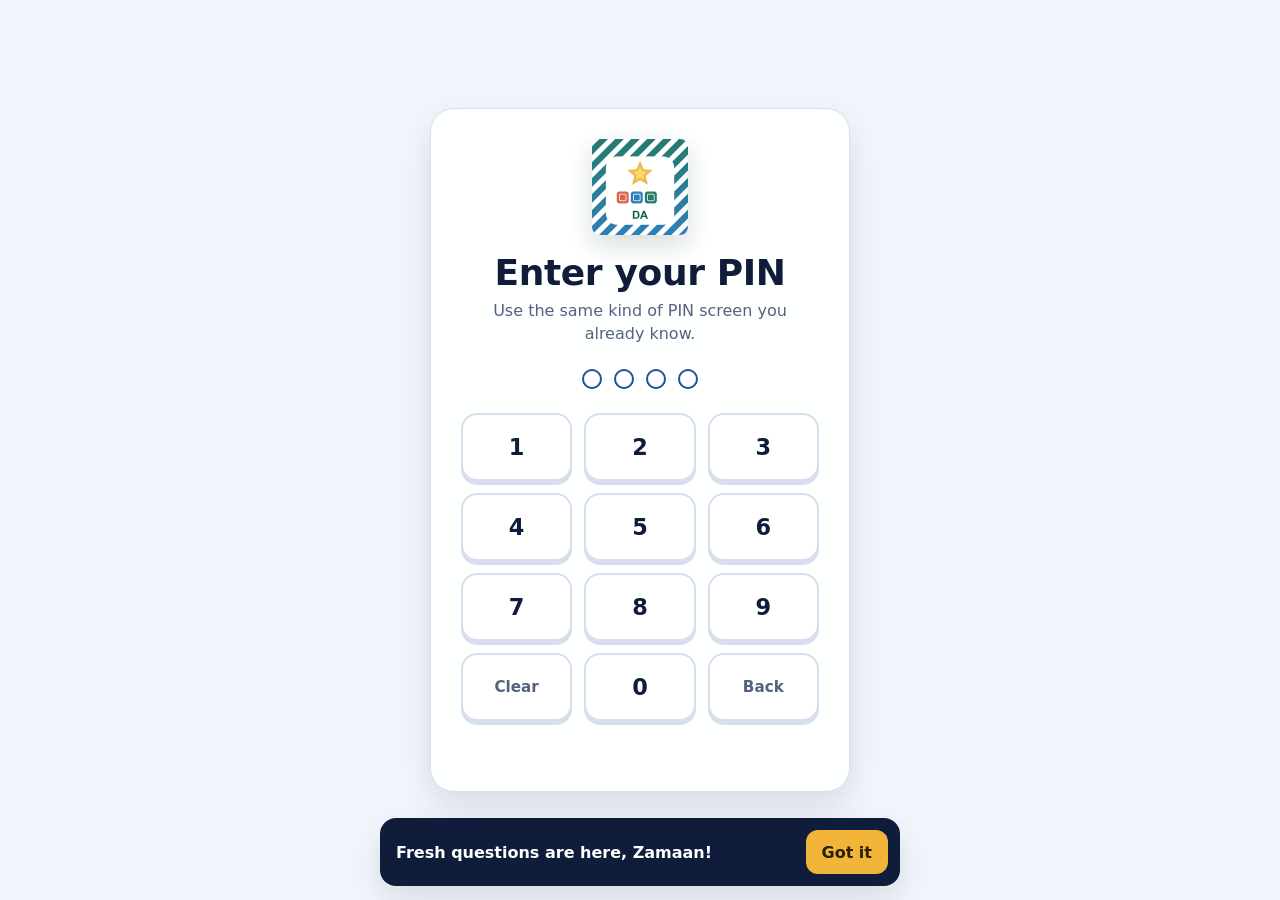
<file: index.html>
<!doctype html>
<html lang="en">
  <head>
    <meta charset="utf-8">
    <meta name="viewport" content="width=device-width, initial-scale=1">
    <title>Daily Adventure</title>
    <meta name="theme-color" content="#1f4e9c">
    <meta name="apple-mobile-web-app-capable" content="yes">
    <meta name="apple-mobile-web-app-title" content="Daily Adventure">
    <meta name="apple-mobile-web-app-status-bar-style" content="default">
    <link rel="manifest" href="manifest.webmanifest?v=20261101-nav">
    <link rel="apple-touch-icon" href="icons/apple-touch-icon.png">
    <link rel="icon" type="image/png" sizes="64x64" href="icons/favicon-64.png">
    <link rel="stylesheet" href="styles.css?v=20261101-nav">
    <link rel="stylesheet" href="polish.css?v=20261101-nav" data-ui-polish="production">
    <link rel="stylesheet" href="refresh.css?v=20261101-nav">
  </head>
  <body class="daily-page">
    <section class="pin-gate" id="pinGate" aria-labelledby="pin-title">
      <div class="pin-card">
        <img class="app-icon" src="icons/app-icon-192.png" alt="" aria-hidden="true">
        <p class="eyebrow">Daily Adventure</p>
        <h1 id="pin-title">Enter your PIN</h1>
        <p class="pin-help">Use the same kind of PIN screen you already know.</p>
        <div class="pin-display" id="pinDisplay" aria-label="PIN entry">
          <span></span>
          <span></span>
          <span></span>
          <span></span>
        </div>
        <div class="pin-pad" aria-label="Number pad">
          <button class="pin-key" data-pin-key="1">1</button>
          <button class="pin-key" data-pin-key="2">2</button>
          <button class="pin-key" data-pin-key="3">3</button>
          <button class="pin-key" data-pin-key="4">4</button>
          <button class="pin-key" data-pin-key="5">5</button>
          <button class="pin-key" data-pin-key="6">6</button>
          <button class="pin-key" data-pin-key="7">7</button>
          <button class="pin-key" data-pin-key="8">8</button>
          <button class="pin-key" data-pin-key="9">9</button>
          <button class="pin-key secondary" data-pin-clear>Clear</button>
          <button class="pin-key" data-pin-key="0">0</button>
          <button class="pin-key secondary" data-pin-back>Back</button>
        </div>
        <p class="pin-message" id="pinMessage" aria-live="polite"></p>
      </div>
    </section>

    <main class="app-shell">
      <nav class="app-nav" aria-label="App sections">
        <a class="active" href="index.html"><span class="nav-long">Daily Adventure</span><span class="nav-short">Adventure</span></a>
        <a href="caregiver.html">Caregiver</a>
      </nav>
      <section class="hero" aria-labelledby="page-title">
        <div>
          <img class="app-mark" src="icons/app-icon-192.png" alt="" aria-hidden="true">
          <p class="eyebrow">Daily Adventure</p>
          <h1 id="page-title">Hi, Zamaan. Ready for today's adventure?</h1>
          <p class="intro">Four short activities, plus learning games for memory, sorting, patterns, and everyday choices.</p>
          <div class="learner-controls">
            <span class="level-badge" id="levelBadge">Level 2</span>
            <div class="quick-settings-wrap">
              <button class="quick-settings-button" id="quickSettingsButton" type="button" aria-expanded="false" aria-controls="quickSettings" aria-label="Quick settings">
                <svg viewBox="0 0 24 24" width="22" height="22" aria-hidden="true" focusable="false"><path fill="currentColor" d="M12 15.5a3.5 3.5 0 1 0 0-7 3.5 3.5 0 0 0 0 7Zm8.4-2.7-.1-.8.1-.8 1.7-1.3a.5.5 0 0 0 .1-.6l-1.6-2.8a.5.5 0 0 0-.6-.2l-2 .8a7 7 0 0 0-1.4-.8l-.3-2.1a.5.5 0 0 0-.5-.4h-3.2a.5.5 0 0 0-.5.4l-.3 2.1c-.5.2-1 .5-1.4.8l-2-.8a.5.5 0 0 0-.6.2L4.2 9.9a.5.5 0 0 0 .1.6l1.7 1.3-.1.8.1.8-1.7 1.3a.5.5 0 0 0-.1.6l1.6 2.8c.1.2.4.3.6.2l2-.8c.4.3.9.6 1.4.8l.3 2.1c0 .2.3.4.5.4h3.2c.2 0 .5-.2.5-.4l.3-2.1c.5-.2 1-.5 1.4-.8l2 .8c.2.1.5 0 .6-.2l1.6-2.8a.5.5 0 0 0-.1-.6l-1.7-1.3Z"/></svg>
              </button>
              <div class="quick-settings" id="quickSettings" role="group" aria-label="Quick settings" hidden>
                <button class="sound-toggle secondary-button" id="soundToggle" type="button" aria-pressed="true">Sound on</button>
                <label class="quick-toggle">
                  <input id="quickLargeText" type="checkbox">
                  <span>Larger text</span>
                </label>
              </div>
            </div>
          </div>
        </div>
        <div class="today-card" aria-label="Today's progress">
          <span id="todayLabel">Today</span>
          <strong id="progressCount">0 of 3 done</strong>
          <p id="roundsLeftLabel">12 rounds left today</p>
          <div class="progress-track" aria-hidden="true">
            <span id="progressBar"></span>
          </div>
        </div>
      </section>

      <section class="resume-card" id="resumeCard" aria-labelledby="resume-title">
        <div class="resume-top">
          <div class="resume-text">
            <p class="resume-kicker" id="resumeKicker">Today's adventure</p>
            <h2 id="resume-title">Memory Game</h2>
            <p class="resume-detail" id="resumeDetail">Round 1 of 3</p>
          </div>
          <div class="streak-chip" id="streakChip" hidden>
            <strong id="streakCount">1</strong>
            <span id="streakLabel">day streak</span>
          </div>
        </div>
        <div class="segment-bar" id="segmentBar" role="img" aria-label="Rounds finished today"></div>
        <div class="stamp-earned" id="stampEarned" hidden>
          <div class="day-stamp" id="dayStamp" aria-hidden="true"></div>
          <p id="stampMessage">Stamp earned.</p>
        </div>
        <button class="resume-button" id="resumeButton" type="button">Start</button>
      </section>

      <section class="today-path" aria-labelledby="path-title">
        <div>
          <p class="eyebrow">Today's Path</p>
          <h2 id="path-title">Finish one step at a time</h2>
        </div>
        <div class="path-steps" id="todayPath" aria-label="Daily section path"></div>
      </section>

      <section class="movement-break" id="movementBreak" hidden aria-labelledby="movement-title">
        <div>
          <p class="eyebrow">Halfway Point</p>
          <h2 id="movement-title">Ready for a movement break?</h2>
          <p>Stand up, stretch, and move for two minutes. Then come back for the next round.</p>
        </div>
        <div class="movement-actions">
          <button id="startMovementBreak" type="button">Start 2-minute break</button>
          <button id="skipMovementBreak" class="secondary-button" type="button">Keep going</button>
        </div>
        <strong id="movementTimer" aria-live="polite"></strong>
      </section>

      <section class="check-in" aria-labelledby="checkin-title">
        <div class="check-in-summary" id="checkInSummary" hidden>
          <span id="checkInSummaryText">Feeling: Calm</span>
          <button type="button" class="secondary-button compact-button" id="changeMoodButton">Change</button>
        </div>
        <div class="check-in-picker" id="checkInPicker">
          <div>
            <h2 id="checkin-title">How are you feeling?</h2>
            <p>Pick one. This helps choose a good pace for today.</p>
          </div>
          <div class="mood-grid" role="group" aria-label="How are you feeling?">
            <button class="mood-button" data-mood="Happy">Happy</button>
            <button class="mood-button" data-mood="Calm">Calm</button>
            <button class="mood-button" data-mood="Tired">Tired</button>
            <button class="mood-button" data-mood="Unsure">Unsure</button>
          </div>
        </div>
      </section>

      <section class="activity-layout" aria-label="Daily activities">
        <article class="activity active" data-activity="brain">
          <div class="activity-header">
            <span class="activity-step">1</span>
            <div>
          <p class="activity-type">Memory Game</p>
              <h2>Find the pair</h2>
            </div>
          </div>
          <p class="prompt">Tap two cards that go together.</p>
          <div class="memory-grid" data-memory-game>
            <button class="game-card" data-pair="teeth">Toothbrush</button>
            <button class="game-card" data-pair="toast">Bread</button>
            <button class="game-card" data-pair="teeth">Toothpaste</button>
            <button class="game-card" data-pair="toast">Toaster</button>
          </div>
          <p class="feedback" aria-live="polite"></p>
        </article>

        <article class="activity" data-activity="life">
          <div class="activity-header">
            <span class="activity-step">2</span>
            <div>
          <p class="activity-type">Life Skill</p>
              <h2>Make toast</h2>
            </div>
          </div>
          <p class="prompt">Tap the steps in the right order.</p>
          <div class="sequence-list" data-sequence-game>
            <button class="sequence-choice" data-order="1">Put bread in the toaster</button>
            <button class="sequence-choice" data-order="3">Put toast on a plate</button>
            <button class="sequence-choice" data-order="2">Wait for the toast</button>
          </div>
          <p class="feedback" aria-live="polite"></p>
        </article>

        <article class="activity" data-activity="language">
          <div class="activity-header">
            <span class="activity-step">3</span>
            <div>
          <p class="activity-type">Spanish Cards</p>
              <h2>Learn a word</h2>
            </div>
          </div>
          <p class="prompt" id="languagePrompt">Which Spanish word means water?</p>
          <div class="language-card" data-language-game>
            <strong class="language-word" id="languageWord">Water</strong>
            <div class="language-choices"></div>
          </div>
          <p class="feedback" aria-live="polite"></p>
        </article>

        <article class="activity" data-activity="talk">
          <div class="activity-header">
            <span class="activity-step">4</span>
            <div>
          <p class="activity-type">Talk Time</p>
              <h2>Share an answer</h2>
            </div>
          </div>
          <p class="prompt" id="talkPrompt">What is one thing you want to do today?</p>
          <div class="sentence-helper" aria-labelledby="sentence-helper-title">
            <strong id="sentence-helper-title">Try a sentence</strong>
            <ul id="sentenceExamples"></ul>
          </div>
          <div class="answer-style" aria-labelledby="answer-style-title">
            <strong id="answer-style-title">How do you want to answer?</strong>
            <div class="answer-style-buttons" role="group" aria-label="Answer style">
              <button class="answer-style-button selected" type="button" data-answer-style="first">I / my answer</button>
              <button class="answer-style-button" type="button" data-answer-style="third">Zamaan answer</button>
            </div>
            <p id="answerStyleHint">Example: I went to Paris with Mom.</p>
          </div>
          <label class="answer-label" for="talkAnswer">My answer</label>
          <textarea id="talkAnswer" rows="4" placeholder="Try 1 or 2 sentences. Example: I went to Paris with Mom."></textarea>
          <button class="complete-button" data-complete-talk>Done</button>
          <p class="feedback" aria-live="polite"></p>
        </article>
      </section>

      <section class="game-shelf" aria-labelledby="games-title">
        <div class="section-heading">
          <p class="eyebrow">Learning Games</p>
          <h2 id="games-title">Play a little more</h2>
          <p id="gamesDescription">Finish today's 12 rounds first. Then extra games unlock as a reward.</p>
          <button id="toggleExtraGames" class="secondary-button" type="button" aria-expanded="false">Play more</button>
        </div>

        <div class="mini-games" id="extraGames" hidden>
          <article class="mini-game" data-mini-game="sort">
            <div class="mini-game-header">
              <span>Sort</span>
              <strong>Food or not food?</strong>
            </div>
            <p>Tap the things you can eat.</p>
            <div class="tile-grid">
              <button class="tile" data-sort-correct="true">Apple</button>
              <button class="tile">Chair</button>
              <button class="tile" data-sort-correct="true">Soup</button>
              <button class="tile">Shoes</button>
            </div>
            <p class="mini-feedback" aria-live="polite">Find 2 food choices.</p>
          </article>

          <article class="mini-game" data-mini-game="pattern">
            <div class="mini-game-header">
              <span>Pattern</span>
              <strong>What comes next?</strong>
            </div>
            <div class="pattern-row" aria-label="Blue red blue red pattern">
              <span class="pattern-dot blue"></span>
              <span class="pattern-dot red"></span>
              <span class="pattern-dot blue"></span>
              <span class="pattern-dot red"></span>
              <span class="pattern-dot mystery">?</span>
            </div>
            <div class="tile-grid three">
              <button class="tile color-choice" data-pattern="blue">Blue</button>
              <button class="tile color-choice" data-pattern="red">Red</button>
              <button class="tile color-choice" data-pattern="green">Green</button>
            </div>
            <p class="mini-feedback" aria-live="polite">Choose the next color.</p>
          </article>

          <article class="mini-game" data-mini-game="money-math">
            <div class="mini-game-header">
              <span>Money Math</span>
              <strong>3 quick questions</strong>
            </div>
            <div class="money-math-list">
              <div class="money-question">
                <strong>1. Snack change</strong>
                <p>You have $5. A snack costs $3. How much money is left?</p>
                <div class="tile-grid three">
                  <button class="tile money-math-choice">$1</button>
                  <button class="tile money-math-choice">$2</button>
                  <button class="tile money-math-choice">$4</button>
                </div>
              </div>
            </div>
            <p class="mini-feedback" aria-live="polite">Answer all 3 money questions.</p>
          </article>

          <article class="mini-game" data-mini-game="business">
            <div class="mini-game-header">
              <span>Business</span>
              <strong>Our business</strong>
            </div>
            <p>Our co-packer makes the granola. What does our business focus on?</p>
            <div class="tile-grid">
              <button class="tile business-choice" data-business-correct="true">Sales and marketing</button>
              <button class="tile business-choice">Building cars</button>
              <button class="tile business-choice">Washing dishes</button>
            </div>
            <p class="mini-feedback" aria-live="polite">Choose the best business action.</p>
          </article>

          <article class="mini-game" data-mini-game="pronouns">
            <div class="mini-game-header">
              <span>Family Words</span>
              <strong>Family and friends</strong>
            </div>
            <p>Keyaan, Marcus, Jasmine, Harold, Aaron, and David are people in Zamaan's life.</p>
            <div class="tile-grid">
              <button class="tile pronoun-choice" data-pronoun-correct="true">family and friends</button>
              <button class="tile pronoun-choice">co-packers only</button>
              <button class="tile pronoun-choice">places</button>
            </div>
            <p class="mini-feedback" aria-live="polite">Choose the family word.</p>
          </article>
        </div>
      </section>

      <section class="reward" aria-labelledby="reward-title">
        <div>
          <p class="eyebrow">Reward Garden</p>
          <h2 id="reward-title">Today's stars</h2>
        </div>
        <div class="star-row" aria-label="Stars earned">
          <span class="star" data-star="1"></span>
          <span class="star" data-star="2"></span>
          <span class="star" data-star="3"></span>
          <span class="star" data-star="4"></span>
        </div>
        <p id="celebration">Finish an activity to earn a star.</p>
      </section>

      <section class="completion-panel" id="completionPanel" hidden aria-labelledby="completion-title">
        <p class="eyebrow">Adventure Complete</p>
        <h2 id="completion-title">Great work, Zamaan!</h2>
        <strong>12 of 12 rounds completed</strong>
        <p>Four stars earned. You stayed with it and finished today's adventure.</p>
        <div class="completion-actions">
          <button id="sendCompletionUpdate" type="button">Send Mom & Dad my update</button>
          <button id="shareCompletionUpdate" class="secondary-button" type="button">Share another way</button>
        </div>
      </section>

      <section class="calendar-panel" aria-labelledby="calendar-title">
        <div class="section-heading">
          <p class="eyebrow">Progress Calendar</p>
          <h2 id="calendar-title">Last 14 days</h2>
          <p>Finished days get a stamp. Started days show partial progress.</p>
        </div>
        <div class="calendar-grid" id="calendarGrid" aria-label="Two week progress calendar"></div>
      </section>

      <p class="app-version">Version: 2026-11-01d</p>
    </main>

    <script src="app.js?v=20261101-nav"></script>
  </body>
</html>
</file>
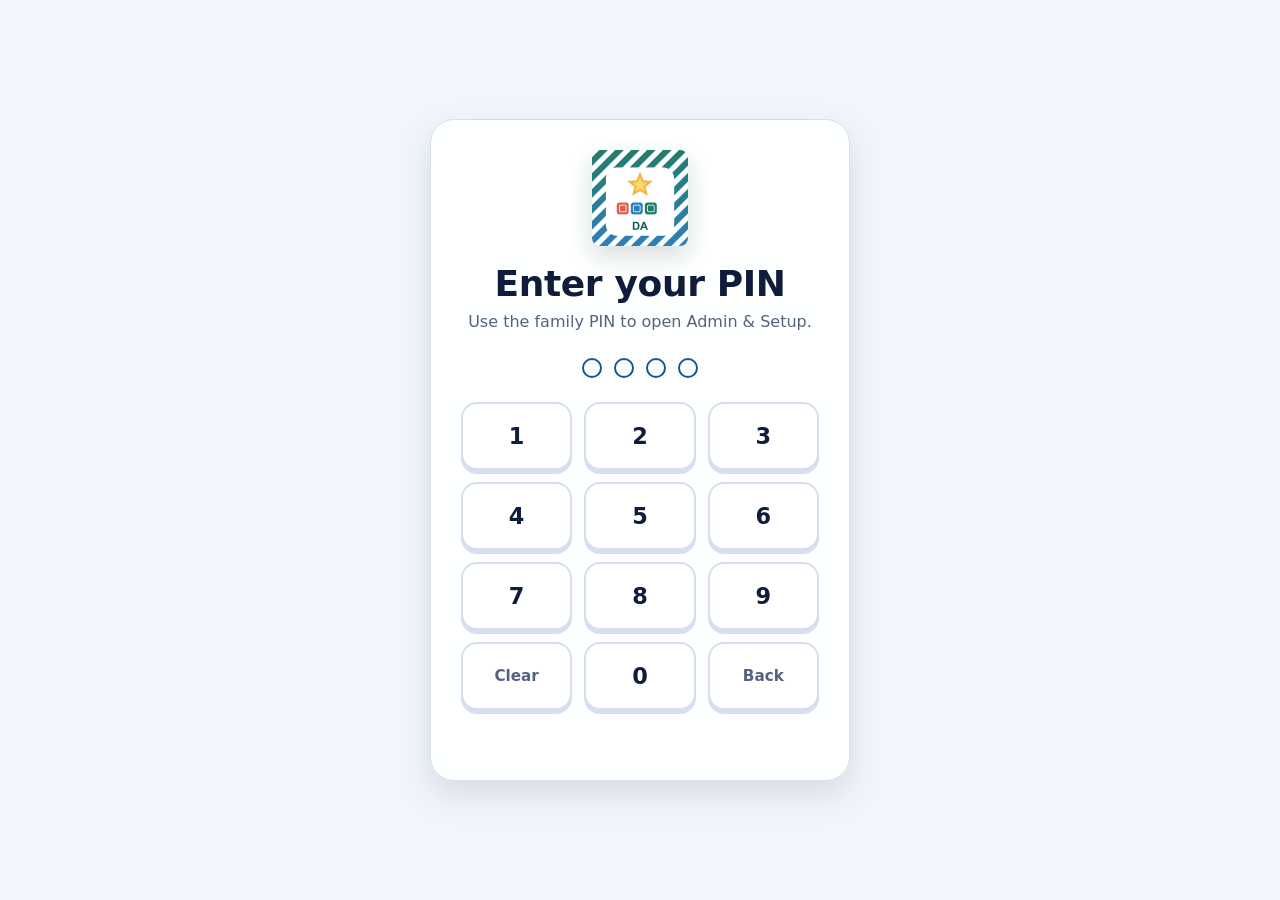
<file: admin.html>
<!doctype html>
<html lang="en">
  <head>
    <meta charset="utf-8">
    <meta name="viewport" content="width=device-width, initial-scale=1">
    <title>Admin - Daily Adventure</title>
    <meta name="theme-color" content="#1f4e9c">
    <meta name="apple-mobile-web-app-capable" content="yes">
    <meta name="apple-mobile-web-app-title" content="Daily Adventure">
    <meta name="apple-mobile-web-app-status-bar-style" content="default">
    <link rel="manifest" href="manifest.webmanifest?v=20261101-nav">
    <link rel="apple-touch-icon" href="icons/apple-touch-icon.png">
    <link rel="icon" type="image/png" sizes="64x64" href="icons/favicon-64.png">
    <link rel="stylesheet" href="styles.css?v=20261101-nav">
    <link rel="stylesheet" href="polish.css?v=20261101-nav" data-ui-polish="production">
    <link rel="stylesheet" href="refresh.css?v=20261101-nav">
  </head>
  <body class="caregiver-page admin-page">
    <section class="pin-gate" id="pinGate" aria-labelledby="pin-title">
      <div class="pin-card">
        <img class="app-icon" src="icons/app-icon-192.png" alt="" aria-hidden="true">
        <p class="eyebrow">Daily Adventure</p>
        <h1 id="pin-title">Enter your PIN</h1>
        <p class="pin-help">Use the family PIN to open Admin & Setup.</p>
        <div class="pin-display" id="pinDisplay" aria-label="PIN entry">
          <span></span>
          <span></span>
          <span></span>
          <span></span>
        </div>
        <div class="pin-pad" aria-label="Number pad">
          <button class="pin-key" data-pin-key="1">1</button>
          <button class="pin-key" data-pin-key="2">2</button>
          <button class="pin-key" data-pin-key="3">3</button>
          <button class="pin-key" data-pin-key="4">4</button>
          <button class="pin-key" data-pin-key="5">5</button>
          <button class="pin-key" data-pin-key="6">6</button>
          <button class="pin-key" data-pin-key="7">7</button>
          <button class="pin-key" data-pin-key="8">8</button>
          <button class="pin-key" data-pin-key="9">9</button>
          <button class="pin-key secondary" data-pin-clear>Clear</button>
          <button class="pin-key" data-pin-key="0">0</button>
          <button class="pin-key secondary" data-pin-back>Back</button>
        </div>
        <p class="pin-message" id="pinMessage" aria-live="polite"></p>
      </div>
    </section>

    <main class="app-shell caregiver-shell">
      <nav class="app-nav" aria-label="App sections">
        <a href="index.html"><span class="nav-long">Daily Adventure</span><span class="nav-short">Adventure</span></a>
        <a href="caregiver.html"><span class="nav-long">Parent Dashboard</span><span class="nav-short">Parent</span></a>
        <a class="active" href="admin.html"><span class="nav-long">Admin & Setup</span><span class="nav-short">Admin</span></a>
      </nav>

      <section class="caregiver-hero" aria-labelledby="admin-title">
        <div>
          <p class="eyebrow">Admin</p>
          <h1 id="admin-title">Admin & setup</h1>
          <p>Manage settings, sync, accessibility, and new question generation in one place.</p>
        </div>
      </section>

      <section class="caregiver-panel" id="caregiver-panel">
        <section class="learning-settings caregiver-settings" aria-labelledby="app-settings-title">
          <h3 id="app-settings-title">App settings</h3>
          <div class="settings-grid">
            <label>
              Difficulty level
              <select id="difficultyInput">
                <option value="1">Level 1 - more support</option>
                <option value="2">Level 2 - current level</option>
                <option value="3">Level 3 - more challenge</option>
              </select>
            </label>
            <label>
              Name shown in greeting
              <input id="nameInput" type="text" value="Zamaan">
            </label>
            <label>
              Talk Time prompt
              <input id="promptInput" type="text" value="What is one thing you want to do today?">
            </label>
            <label>
              Encouraging message
              <input id="messageInput" type="text" value="Great job. You finished today's adventure.">
            </label>
            <label>
              App PIN
              <input id="pinInput" type="password" inputmode="numeric" maxlength="8" value="1234">
            </label>
            <label>
              WhatsApp update number
              <input id="whatsappPhoneInput" type="tel" inputmode="tel" placeholder="Optional. Example: 16045551234">
            </label>
          </div>
          <label class="toggle-setting">
            <input id="focusModeInput" type="checkbox" checked>
            <span>
              Focus Mode
              <small>Keep extra games locked until the 12 daily rounds are finished.</small>
            </span>
          </label>
          <p>Difficulty changes the challenge level, not the number of daily rounds.</p>
        </section>

        <section class="learning-settings caregiver-settings" aria-labelledby="accessibility-title">
          <h3 id="accessibility-title">Accessibility & comfort</h3>
          <p>Adjust the app for focus, readability, sound, and sensory comfort.</p>
          <label class="toggle-setting">
            <input id="largeTextInput" type="checkbox">
            <span>
              Larger text
              <small>Bigger words and touch targets for easier reading.</small>
            </span>
          </label>
          <label class="toggle-setting">
            <input id="highContrastInput" type="checkbox">
            <span>
              High contrast
              <small>Clearer colors, stronger borders, and easier-to-see buttons.</small>
            </span>
          </label>
          <label class="toggle-setting">
            <input id="extraHintsInput" type="checkbox">
            <span>
              Extra hints
              <small>Show helpful hints sooner after a missed answer.</small>
            </span>
          </label>
          <label class="toggle-setting">
            <input id="reduceMotionInput" type="checkbox">
            <span>
              Reduce motion
              <small>Limit animated movement and smooth scrolling.</small>
            </span>
          </label>
          <label class="toggle-setting">
            <input id="replayAudioInput" type="checkbox" checked>
            <span>
              Replay audio buttons
              <small>Add Listen buttons so instructions can be heard again.</small>
            </span>
          </label>
        </section>

        <section class="sync-settings advanced-settings" aria-labelledby="sync-title">
          <h3 id="sync-title">Sync setup</h3>
          <p>Use this when setting up a phone, fixing sync, or testing the private Google Sheet connection.</p>
          <label>
            Sync web app URL
            <input id="syncUrlInput" type="url" placeholder="https://script.google.com/macros/s/.../exec">
          </label>
          <label>
            Family code
            <input id="familyCodeInput" type="password" placeholder="Private family code">
          </label>
          <div class="sync-actions">
            <button id="shareSyncSetup" type="button">Send iPhone setup link</button>
            <button id="copySyncSetup" class="secondary-button" type="button">Copy setup link</button>
          </div>
          <label>
            Home Screen setup code
            <textarea id="syncSetupCode" rows="3" placeholder="Paste setup code here if the Home Screen app lost sync settings."></textarea>
          </label>
          <div class="sync-actions">
            <button id="copySyncCode" class="secondary-button" type="button">Copy setup code</button>
            <button id="importSyncCode" class="secondary-button" type="button">Import setup code</button>
          </div>
          <button id="testSync" class="secondary-button" type="button">Test sync</button>
          <p class="sync-note">Only send setup links or codes to family. They connect the phone to your private Sheet.</p>
          <p class="sync-status" id="lastSyncStatus">Last synced: never</p>
          <p class="sync-status" id="syncStatus">Sync is not set up yet.</p>
        </section>

        <section class="parent-view" aria-labelledby="question-generator-title">
          <div class="ai-prompt-panel" id="questionGeneratorPanel">
            <div>
              <h3 id="question-generator-title">Create New Questions</h3>
              <p>For an on-demand set right now: use this prompt with ChatGPT (or the same prompt on Claude.ai) and paste the result into question-bank.json yourself. Automatic rotation (below) handles the every-two-weeks refresh on its own.</p>
            </div>
            <div class="question-cycle-reminder">
              <strong>Automatic rotation:</strong> once the GitHub setup in the README is done, a Pull Request opens on the 1st and 15th of each month for you to review and merge. Use the manual option below anytime you want a fresh set right away.
            </div>
            <div class="ai-actions">
              <button id="copyQuestionGeneratorPromptStatic" class="secondary-button" type="button">Copy ChatGPT prompt</button>
              <a class="button-link secondary-button" href="question-generator-prompt.txt" target="_blank" rel="noopener">Open prompt file</a>
            </div>
            <label>
              ChatGPT Prompt
              <textarea id="questionGeneratorPromptPreviewStatic" rows="6" readonly>Tap copy to load the question generator prompt.</textarea>
            </label>
          </div>
          <p class="sync-status" id="parentViewStatus">Admin is ready.</p>
        </section>

        <div class="caregiver-actions">
          <a class="button-link secondary-button" href="caregiver.html">Back to Parent Dashboard</a>
          <button id="lockApp" class="secondary-button">Lock admin</button>
          <button id="resetProgress" class="secondary-button danger-lite">Reset today's local progress</button>
        </div>
      </section>

      <div class="sticky-save-bar">
        <div class="sticky-save-bar-inner">
          <p class="save-confirmation" id="saveConfirmation" aria-live="polite" hidden>Settings saved.</p>
          <button id="saveSettings">Save changes</button>
        </div>
      </div>
    </main>

    <p id="reportSummary" hidden></p>
    <div id="reportList" hidden></div>

    <script src="app.js?v=20261101-nav"></script>
    <script>
      document.addEventListener("click", async (event) => {
        if (event.target && event.target.id === "copyQuestionGeneratorPromptStatic") {
          const status = document.querySelector("#parentViewStatus");
          const preview = document.querySelector("#questionGeneratorPromptPreviewStatic");
          try {
            const response = await fetch("question-generator-prompt.txt?v=" + Date.now());
            if (!response.ok) throw new Error("Prompt file not found");
            const prompt = await response.text();
            if (preview) preview.value = prompt;
            await navigator.clipboard.writeText(prompt);
            if (status) status.textContent = "Question generator prompt copied. Paste it into ChatGPT.";
          } catch {
            if (status) status.textContent = "Open the prompt file and copy it manually.";
          }
        }
      });
    </script>
  </body>
</html>
</file>
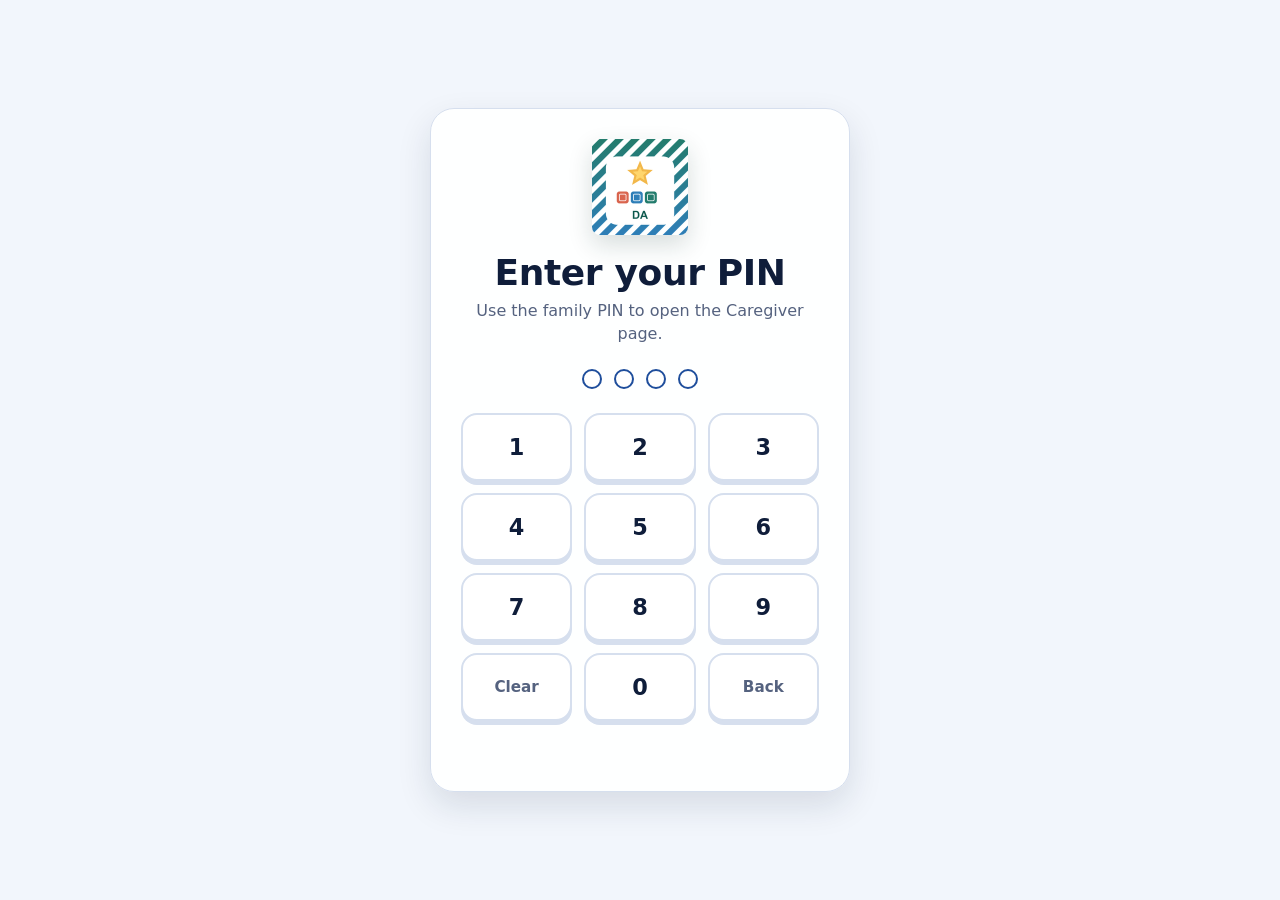
<file: caregiver.html>
<!doctype html>
<html lang="en">
  <head>
    <meta charset="utf-8">
    <meta name="viewport" content="width=device-width, initial-scale=1">
    <title>Caregiver - Daily Adventure</title>
    <meta name="theme-color" content="#1f4e9c">
    <meta name="apple-mobile-web-app-capable" content="yes">
    <meta name="apple-mobile-web-app-title" content="Daily Adventure">
    <meta name="apple-mobile-web-app-status-bar-style" content="default">
    <link rel="manifest" href="manifest.webmanifest?v=20261101-nav">
    <link rel="apple-touch-icon" href="icons/apple-touch-icon.png">
    <link rel="icon" type="image/png" sizes="64x64" href="icons/favicon-64.png">
    <link rel="stylesheet" href="styles.css?v=20261101-nav">
    <link rel="stylesheet" href="polish.css?v=20261101-nav" data-ui-polish="production">
    <link rel="stylesheet" href="refresh.css?v=20261101-nav">
  </head>
  <body class="caregiver-page">
    <section class="pin-gate" id="pinGate" aria-labelledby="pin-title">
      <div class="pin-card">
        <img class="app-icon" src="icons/app-icon-192.png" alt="" aria-hidden="true">
        <p class="eyebrow">Daily Adventure</p>
        <h1 id="pin-title">Enter your PIN</h1>
        <p class="pin-help">Use the family PIN to open the Caregiver page.</p>
        <div class="pin-display" id="pinDisplay" aria-label="PIN entry">
          <span></span>
          <span></span>
          <span></span>
          <span></span>
        </div>
        <div class="pin-pad" aria-label="Number pad">
          <button class="pin-key" data-pin-key="1">1</button>
          <button class="pin-key" data-pin-key="2">2</button>
          <button class="pin-key" data-pin-key="3">3</button>
          <button class="pin-key" data-pin-key="4">4</button>
          <button class="pin-key" data-pin-key="5">5</button>
          <button class="pin-key" data-pin-key="6">6</button>
          <button class="pin-key" data-pin-key="7">7</button>
          <button class="pin-key" data-pin-key="8">8</button>
          <button class="pin-key" data-pin-key="9">9</button>
          <button class="pin-key secondary" data-pin-clear>Clear</button>
          <button class="pin-key" data-pin-key="0">0</button>
          <button class="pin-key secondary" data-pin-back>Back</button>
        </div>
        <p class="pin-message" id="pinMessage" aria-live="polite"></p>
      </div>
    </section>

    <main class="app-shell caregiver-shell">
      <nav class="app-nav" aria-label="App sections">
        <a href="index.html"><span class="nav-long">Daily Adventure</span><span class="nav-short">Adventure</span></a>
        <a class="active" href="caregiver.html"><span class="nav-long">Parent Dashboard</span><span class="nav-short">Parent</span></a>
        <a href="admin.html"><span class="nav-long">Admin & Setup</span><span class="nav-short">Admin</span></a>
      </nav>
      <section class="caregiver-hero" aria-labelledby="caregiver-title">
        <div>
          <p class="eyebrow">Caregiver</p>
          <h1 id="caregiver-title">Parent dashboard</h1>
          <p>See how Zamaan is doing, read his Talk Time answers, and review what to practice next.</p>
        </div>
      </section>

      <section class="caregiver-panel" id="caregiver-panel">
        <section class="caregiver-report priority-panel" aria-labelledby="report-title">
          <div>
            <p class="eyebrow">Today</p>
            <h3 id="report-title">Today's progress on this phone</h3>
          </div>
          <p id="reportSummary">No rounds completed yet.</p>
          <div class="report-list" id="reportList"></div>
        </section>

        <section class="parent-view" aria-labelledby="parent-view-title">
          <div class="section-heading">
            <div>
              <p class="eyebrow">Google Sheet</p>
              <h3 id="parent-view-title">Shared parent view</h3>
            </div>
            <button id="loadParentView" class="secondary-button compact-button" type="button">Refresh</button>
          </div>
          <p>Load Zamaan's latest progress, Talk Time answers, and practice suggestions from the private Google Sheet.</p>
          <label>
            Optional parent note
            <textarea id="parentNoteInput" rows="3" placeholder="Example: Needed help with his versus my."></textarea>
          </label>
          <p class="sync-status" id="parentViewStatus">Parent view has not loaded yet.</p>
          <div class="parent-view-results" id="parentViewResults"></div>
        </section>

        <div class="caregiver-actions">
          <a class="button-link secondary-button" href="admin.html">Open Admin & Setup</a>
          <button id="lockApp" class="secondary-button">Lock parent dashboard</button>
        </div>
      </section>
    </main>

    <script src="app.js?v=20261101-nav"></script>
  </body>
</html>
</file>
<file: styles.css>
:root {
  color-scheme: light;
  --bg: #f5f8f7;
  --surface: #ffffff;
  --surface-soft: #edf7f3;
  --ink: #132320;
  --muted: #5f6f6b;
  --line: #d8e5e0;
  --accent: #087865;
  --accent-strong: #07594d;
  --accent-soft: #dff4ed;
  --blue: #2e6fb4;
  --blue-soft: #e7f1fb;
  --coral: #c75b75;
  --coral-soft: #fdebf0;
  --gold: #e4ad35;
  --gold-soft: #fff4d6;
  --plum: #7357a8;
  --plum-soft: #f0ecfa;
  --wrong: #a63f3f;
  --radius: 8px;
  --radius-small: 8px;
  --shadow: 0 18px 42px rgba(13, 48, 42, 0.12);
  --shadow-soft: 0 8px 20px rgba(13, 48, 42, 0.08);
}

* {
  box-sizing: border-box;
}

html {
  background: var(--bg);
}

body {
  margin: 0;
  min-height: 100vh;
  background: linear-gradient(180deg, #fbfdfb 0%, #eef6f2 42%, var(--bg) 100%);
  color: var(--ink);
  font-family: Arial, Helvetica, sans-serif;
}

body.locked {
  overflow: hidden;
}

[hidden] {
  display: none !important;
}

button,
input,
textarea,
select {
  font: inherit;
}

button {
  cursor: pointer;
  touch-action: manipulation;
  transition: transform 140ms ease, box-shadow 140ms ease, border-color 140ms ease, background 140ms ease, color 140ms ease;
}

button:active {
  transform: scale(0.985);
}

h1,
h2,
h3,
p {
  margin-top: 0;
}

h1 {
  max-width: 760px;
  margin-bottom: 12px;
  font-size: clamp(2.1rem, 4vw, 4rem);
  line-height: 1.02;
  letter-spacing: 0;
}

h2 {
  margin-bottom: 8px;
  font-size: 1.55rem;
  line-height: 1.12;
}

h3 {
  margin-bottom: 6px;
}

.app-shell {
  width: min(1120px, calc(100% - 32px));
  margin: 0 auto;
  padding: 22px 0 44px;
}

.pin-gate {
  position: fixed;
  inset: 0;
  z-index: 10;
  display: none;
  place-items: center;
  padding: 20px;
  background: linear-gradient(180deg, #f9fcfa, #eaf5f0);
}

body.locked .pin-gate {
  display: grid;
}

body.locked .app-shell {
  display: none;
}

.pin-card,
.hero,
.check-in,
.reward,
.game-shelf,
.calendar-panel,
.caregiver-panel {
  border: 1px solid var(--line);
  border-radius: var(--radius);
  background: rgba(255, 255, 255, 0.96);
  box-shadow: var(--shadow);
}

.pin-card {
  width: min(420px, 100%);
  padding: 30px;
  text-align: center;
}

.app-icon {
  width: 96px;
  height: 96px;
  margin-bottom: 16px;
  border-radius: 22px;
  box-shadow: var(--shadow-soft);
}

.pin-card h1 {
  margin-bottom: 8px;
  font-size: 2.25rem;
}

.pin-help {
  color: var(--muted);
  line-height: 1.45;
}

.pin-display {
  display: flex;
  justify-content: center;
  gap: 12px;
  margin: 24px 0;
}

.pin-display span {
  width: 20px;
  height: 20px;
  border: 2px solid var(--accent);
  border-radius: 50%;
  background: #fff;
}

.pin-display span.filled {
  background: var(--accent);
  box-shadow: 0 0 0 6px var(--accent-soft);
}

.pin-pad {
  display: grid;
  grid-template-columns: repeat(3, minmax(0, 1fr));
  gap: 12px;
}

.pin-key {
  min-height: 68px;
  border: 1px solid var(--line);
  border-radius: var(--radius-small);
  background: linear-gradient(180deg, #fff, #f7fbf9);
  color: var(--ink);
  font-size: 1.4rem;
  font-weight: 800;
  box-shadow: var(--shadow-soft);
}

.pin-key.secondary {
  color: var(--muted);
  font-size: 0.95rem;
}

.pin-message {
  min-height: 24px;
  margin: 16px 0 0;
  color: var(--wrong);
  font-weight: 700;
}

.hero {
  position: relative;
  overflow: hidden;
  display: grid;
  grid-template-columns: minmax(0, 1fr) 270px;
  gap: 24px;
  align-items: center;
  padding: 30px;
  border-color: rgba(8, 120, 101, 0.22);
  background:
    linear-gradient(135deg, rgba(8, 120, 101, 0.1), rgba(228, 173, 53, 0.1)),
    #fff;
}

.hero::before {
  content: "";
  position: absolute;
  inset: 0 0 auto;
  height: 6px;
  background: linear-gradient(90deg, var(--accent), var(--gold), var(--coral));
}

.hero > * {
  position: relative;
}

.app-nav {
  display: flex;
  gap: 8px;
  padding: 6px;
  border: 1px solid var(--line);
  border-radius: var(--radius-small);
  background: #fff;
  box-shadow: var(--shadow-soft);
}

.app-nav a {
  flex: 1;
  padding: 12px 14px;
  border-radius: 10px;
  color: var(--muted);
  font-weight: 900;
  text-align: center;
  text-decoration: none;
}

.app-nav a.active {
  color: var(--ink);
  background: var(--accent-soft);
}

.app-mark {
  width: 64px;
  height: 64px;
  margin-bottom: 16px;
  border-radius: 16px;
  box-shadow: var(--shadow-soft);
}

.learner-controls {
  display: flex;
  flex-wrap: wrap;
  gap: 10px;
  align-items: center;
  margin-top: 16px;
}

.level-badge {
  display: inline-flex;
  align-items: center;
  min-height: 44px;
  padding: 8px 14px;
  border-radius: 999px;
  background: var(--gold-soft);
  color: var(--ink);
  font-weight: 900;
}

.sound-toggle {
  min-height: 44px;
  margin: 0;
}

.eyebrow,
.activity-type {
  margin: 0 0 10px;
  color: var(--accent-strong);
  font-size: 0.78rem;
  font-weight: 800;
  letter-spacing: 0.08em;
  text-transform: uppercase;
}

.eyebrow {
  display: inline-flex;
  width: max-content;
  padding: 6px 10px;
  border-radius: 999px;
  background: var(--accent-soft);
  border: 1px solid rgba(8, 120, 101, 0.14);
}

.intro,
.check-in p,
.prompt,
.reward p,
.section-heading p:last-child {
  color: var(--muted);
  font-size: 1.05rem;
  line-height: 1.5;
}

.today-card {
  padding: 20px;
  border: 1px solid rgba(8, 120, 101, 0.18);
  border-radius: var(--radius);
  background: linear-gradient(180deg, #fff, var(--accent-soft));
  box-shadow: var(--shadow-soft);
}

.today-card span,
.today-card strong {
  display: block;
}

.today-card strong {
  margin: 8px 0 14px;
  font-size: 1.45rem;
}

.today-card p {
  margin: -6px 0 14px;
  color: var(--accent-strong);
  font-weight: 900;
}

.progress-track {
  overflow: hidden;
  height: 14px;
  border-radius: 999px;
  background: #d7e8e2;
}

.progress-track span {
  display: block;
  width: 0%;
  height: 100%;
  border-radius: inherit;
  background: linear-gradient(90deg, var(--accent), var(--gold));
  transition: width 220ms ease;
}

.today-path {
  display: grid;
  grid-template-columns: minmax(0, 0.8fr) minmax(0, 1.8fr);
  gap: 18px;
  align-items: center;
  margin-top: 18px;
  padding: 20px;
  border: 1px solid rgba(8, 120, 101, 0.16);
  border-radius: var(--radius);
  background: linear-gradient(180deg, #fff, #f7fbf9);
  box-shadow: var(--shadow-soft);
}

.today-path h2,
.today-path p {
  margin: 0;
}

.path-steps {
  display: grid;
  grid-template-columns: repeat(4, minmax(0, 1fr));
  gap: 10px;
}

.path-step {
  display: grid;
  gap: 5px;
  min-height: 92px;
  padding: 12px;
  border: 1px solid var(--line);
  border-radius: var(--radius-small);
  background: #fff;
}

.path-step span {
  display: grid;
  width: 28px;
  height: 28px;
  place-items: center;
  border-radius: 999px;
  background: var(--surface-soft);
  color: var(--muted);
  font-weight: 900;
}

.path-step strong {
  color: var(--ink);
  line-height: 1.15;
}

.path-step small {
  color: var(--muted);
  font-weight: 800;
}

.path-step.current {
  border-color: rgba(8, 120, 101, 0.38);
  background: linear-gradient(180deg, #fff, var(--accent-soft));
  box-shadow: 0 10px 24px rgba(8, 120, 101, 0.12);
}

.path-step.current span {
  background: var(--accent);
  color: #fff;
}

.path-step.done {
  border-color: rgba(228, 173, 53, 0.42);
  background: linear-gradient(180deg, #fff, var(--gold-soft));
}

.path-step.done span {
  background: var(--gold);
  color: #49350b;
}

.check-in {
  margin-top: 18px;
  padding: 22px;
  box-shadow: var(--shadow-soft);
}

.check-in-picker {
  display: grid;
  grid-template-columns: minmax(0, 1fr) minmax(320px, 520px);
  gap: 22px;
  align-items: center;
}

.check-in-summary {
  display: flex;
  align-items: center;
  justify-content: space-between;
  gap: 12px;
}

.check-in-summary span {
  font-weight: 800;
  font-size: 1.05rem;
  white-space: nowrap;
}

.check-in-summary .compact-button {
  flex-shrink: 0;
  width: auto;
}

.mood-grid,
.choice-grid,
.memory-grid,
.sequence-list,
.tile-grid {
  display: grid;
  gap: 12px;
}

.mood-grid {
  grid-template-columns: repeat(2, minmax(0, 1fr));
}

.mood-button,
.choice,
.game-card,
.sequence-choice,
.tile,
.complete-button,
.caregiver-toggle,
#saveSettings,
.secondary-button {
  min-height: 58px;
  border: 1px solid var(--line);
  border-radius: var(--radius-small);
  background: #fff;
  color: var(--ink);
  font-weight: 800;
  box-shadow: 0 4px 12px rgba(25, 50, 46, 0.05);
}

.mood-button:hover,
.choice:hover,
.game-card:hover,
.sequence-choice:hover,
.tile:hover,
.complete-button:hover,
.caregiver-toggle:hover,
#saveSettings:hover,
.secondary-button:hover {
  border-color: var(--accent);
  box-shadow: 0 10px 22px rgba(13, 48, 42, 0.1);
}

.mood-button.selected,
.game-card.selected,
.sequence-choice.selected,
.tile.selected {
  border-color: var(--accent);
  background: linear-gradient(180deg, #fff, var(--accent-soft));
}

.choice.correct,
.game-card.matched,
.tile.correct {
  position: relative;
  border-color: var(--accent);
  background: linear-gradient(180deg, #fff, var(--accent-soft));
}

.choice.correct::after,
.game-card.matched::after,
.tile.correct::after {
  content: "✓";
  position: absolute;
  top: 50%;
  right: 12px;
  display: grid;
  width: 22px;
  height: 22px;
  place-items: center;
  transform: translateY(-50%);
  border-radius: 50%;
  background: var(--accent);
  color: #fff;
  font-size: 0.8rem;
  font-weight: 900;
  line-height: 1;
}

.choice.wrong,
.game-card.wrong,
.sequence-choice.wrong,
.tile.wrong {
  position: relative;
  border-color: var(--wrong);
  background: #fff3f1;
  color: var(--wrong);
}

.choice.wrong::after,
.game-card.wrong::after,
.sequence-choice.wrong::after,
.tile.wrong::after {
  content: "✗";
  position: absolute;
  top: 50%;
  right: 12px;
  display: grid;
  width: 22px;
  height: 22px;
  place-items: center;
  transform: translateY(-50%);
  border-radius: 50%;
  background: var(--wrong);
  color: #fff;
  font-size: 0.8rem;
  font-weight: 900;
  line-height: 1;
}

.activity-layout {
  display: grid;
  grid-template-columns: minmax(0, 1fr);
  gap: 18px;
  margin-top: 18px;
}

.activity {
  position: relative;
  overflow: hidden;
  display: grid;
  align-content: start;
  min-height: 360px;
  padding: 22px;
  border: 1px solid var(--line);
  border-radius: var(--radius);
  background: var(--surface);
  box-shadow: var(--shadow-soft);
}

.activity::before {
  content: "";
  position: absolute;
  inset: 0 0 auto;
  height: 5px;
  background: var(--accent);
}

.activity[data-activity="life"]::before {
  background: var(--blue);
}

.activity[data-activity="language"]::before {
  background: var(--gold);
}

.activity[data-activity="talk"]::before {
  background: var(--coral);
}

.activity.active {
  border-color: rgba(8, 120, 101, 0.36);
  box-shadow: 0 18px 42px rgba(8, 120, 101, 0.16);
}

.activity.done {
  background: linear-gradient(180deg, #fff, #f5fbf8);
}

.activity-header {
  display: flex;
  gap: 14px;
  align-items: flex-start;
  margin-bottom: 18px;
}

.activity-step {
  display: grid;
  flex: 0 0 44px;
  width: 44px;
  height: 44px;
  place-items: center;
  border-radius: 12px;
  background: var(--accent);
  color: #fff;
  font-size: 1.2rem;
  font-weight: 900;
  box-shadow: 0 8px 18px rgba(13, 48, 42, 0.13);
}

.activity[data-activity="life"] .activity-step {
  background: var(--blue);
}

.activity[data-activity="language"] .activity-step {
  background: var(--gold);
}

.activity[data-activity="talk"] .activity-step {
  background: var(--coral);
}

.choice-grid,
.memory-grid,
.sequence-list,
.language-choices {
  margin-top: 18px;
}

.choice,
.game-card,
.sequence-choice,
.tile {
  padding: 13px 14px;
  text-align: left;
}

.memory-grid {
  grid-template-columns: repeat(2, minmax(0, 1fr));
}

.game-card {
  min-height: 94px;
  display: grid;
  place-items: center;
  border-color: rgba(46, 111, 180, 0.2);
  background: linear-gradient(180deg, #fff, var(--blue-soft));
  text-align: center;
  font-size: 1.08rem;
}

.language-card {
  display: grid;
  gap: 14px;
}

.language-word {
  display: grid;
  min-height: 76px;
  place-items: center;
  border: 1px solid rgba(228, 173, 53, 0.5);
  border-radius: var(--radius-small);
  background: linear-gradient(180deg, #fff, var(--gold-soft));
  color: #49350b;
  font-size: 1.75rem;
  font-weight: 900;
  text-align: center;
}

.language-choices {
  display: grid;
  gap: 12px;
}

.language-choice {
  text-align: center;
  text-transform: lowercase;
}

.game-card.matched {
  color: var(--accent-strong);
}

.sequence-choice {
  position: relative;
  padding-left: 54px;
}

.sequence-choice::before {
  content: attr(data-picked);
  position: absolute;
  left: 14px;
  top: 50%;
  display: grid;
  width: 28px;
  height: 28px;
  place-items: center;
  border-radius: 10px;
  background: var(--surface-soft);
  color: var(--accent-strong);
  font-weight: 900;
  transform: translateY(-50%);
}

.sequence-choice:not([data-picked])::before {
  content: "";
}

.sentence-helper {
  display: grid;
  gap: 8px;
  margin-top: 14px;
  padding: 12px;
  border: 1px solid rgba(228, 173, 53, 0.42);
  border-radius: var(--radius-small);
  background: linear-gradient(180deg, #fff, var(--gold-soft));
}

.sentence-helper strong {
  color: #49350b;
  font-size: 0.95rem;
}

.sentence-helper ul {
  display: grid;
  gap: 6px;
  margin: 0;
  padding-left: 20px;
  color: var(--ink);
  line-height: 1.35;
}

.answer-style {
  display: grid;
  gap: 10px;
  margin-top: 12px;
  padding: 12px;
  border: 1px solid rgba(199, 91, 117, 0.28);
  border-radius: var(--radius-small);
  background: linear-gradient(180deg, #fff, var(--coral-soft));
}

.answer-style strong {
  color: var(--coral);
  font-size: 0.95rem;
}

.answer-style-buttons {
  display: grid;
  grid-template-columns: repeat(2, minmax(0, 1fr));
  gap: 8px;
}

.answer-style-button {
  min-height: 48px;
  border: 1px solid rgba(199, 91, 117, 0.28);
  border-radius: var(--radius-small);
  background: #fff;
  color: var(--ink);
  font-weight: 900;
}

.answer-style-button.selected {
  border-color: var(--coral);
  background: linear-gradient(180deg, #fff, var(--coral-soft));
  color: #733245;
}

.answer-style p {
  margin: 0;
  color: var(--muted);
  line-height: 1.35;
}

.feedback {
  min-height: 32px;
  margin: 18px 0 0;
  padding: 10px 12px;
  border-radius: var(--radius-small);
  border: 1px solid rgba(8, 120, 101, 0.12);
  background: var(--surface-soft);
  color: var(--accent-strong);
  font-weight: 800;
}

.answer-label {
  display: block;
  margin: 16px 0 8px;
  font-weight: 800;
}

textarea,
input,
select {
  width: 100%;
  border: 1px solid var(--line);
  border-radius: var(--radius-small);
  padding: 13px 14px;
  background: #fff;
  color: var(--ink);
}

.game-shelf,
.calendar-panel,
.reward {
  margin-top: 18px;
  padding: 24px;
}

.movement-break,
.completion-panel {
  display: grid;
  gap: 14px;
  margin-top: 18px;
  padding: 22px;
  border: 1px solid rgba(8, 120, 101, 0.22);
  border-radius: var(--radius);
  background: linear-gradient(135deg, #fff, var(--accent-soft));
  box-shadow: var(--shadow-soft);
}

.movement-break h2,
.movement-break p,
.completion-panel h2,
.completion-panel p {
  margin: 0;
}

.movement-actions {
  display: flex;
  flex-wrap: wrap;
  gap: 10px;
}

.completion-panel {
  text-align: center;
  border-color: rgba(230, 171, 57, 0.35);
  background: linear-gradient(135deg, #fff, var(--gold-soft));
}

.completion-panel strong {
  font-size: 1.35rem;
}

.completion-actions {
  display: grid;
  gap: 10px;
  width: min(100%, 420px);
  margin: 4px auto 0;
}

#sendCompletionUpdate {
  border-color: var(--accent);
  background: linear-gradient(180deg, var(--accent), var(--accent-strong));
  color: #fff;
}

.game-shelf,
.calendar-panel {
  box-shadow: var(--shadow-soft);
}

.section-heading {
  max-width: 760px;
}

.mini-games {
  display: grid;
  grid-template-columns: repeat(auto-fit, minmax(230px, 1fr));
  gap: 16px;
  margin-top: 18px;
}

.mini-game {
  position: relative;
  overflow: hidden;
  display: grid;
  gap: 12px;
  align-content: start;
  min-height: 318px;
  padding: 18px;
  border: 1px solid var(--line);
  border-radius: var(--radius-small);
  background: #fff;
  box-shadow: 0 6px 16px rgba(13, 48, 42, 0.06);
}

.mini-game::before {
  content: "";
  position: absolute;
  inset: 0 0 auto;
  height: 4px;
  background: var(--accent);
}

.mini-game[data-mini-game="pattern"]::before {
  background: var(--blue);
}

.mini-game[data-mini-game="money-math"]::before {
  background: var(--gold);
}

.mini-game[data-mini-game="business"]::before {
  background: var(--plum);
}

.mini-game[data-mini-game="pronouns"]::before {
  background: var(--coral);
}

.mini-game-header {
  display: grid;
  gap: 6px;
  padding-top: 2px;
}

.mini-game-header span {
  width: max-content;
  padding: 5px 10px;
  border-radius: 999px;
  background: var(--accent-soft);
  color: var(--accent-strong);
  font-size: 0.78rem;
  font-weight: 900;
  text-transform: uppercase;
}

.mini-game[data-mini-game="pattern"] .mini-game-header span {
  background: var(--blue-soft);
  color: var(--blue);
}

.mini-game[data-mini-game="money-math"] .mini-game-header span {
  background: var(--gold-soft);
  color: #49350b;
}

.mini-game[data-mini-game="business"] .mini-game-header span {
  background: var(--plum-soft);
  color: var(--plum);
}

.mini-game[data-mini-game="pronouns"] .mini-game-header span {
  background: var(--coral-soft);
  color: var(--coral);
}

.mini-game-header strong {
  font-size: 1.24rem;
}

.mini-game p {
  margin-bottom: 0;
  color: var(--muted);
  line-height: 1.45;
}

.money-math-list {
  display: grid;
  gap: 14px;
}

.money-question {
  display: grid;
  gap: 9px;
  padding-top: 12px;
  border-top: 1px solid var(--line);
}

.money-question:first-child {
  padding-top: 0;
  border-top: 0;
}

.money-question strong {
  font-size: 1rem;
}

.tile-grid {
  grid-template-columns: repeat(2, minmax(0, 1fr));
}

.tile-grid.three {
  grid-template-columns: repeat(3, minmax(0, 1fr));
}

.tile {
  min-height: 74px;
  display: grid;
  place-items: center;
  text-align: center;
  font-size: 1.04rem;
  background: linear-gradient(180deg, #fff, #f8fbfa);
}

.pattern-row {
  display: flex;
  gap: 10px;
  align-items: center;
  flex-wrap: wrap;
}

.pattern-dot {
  display: grid;
  width: 46px;
  height: 46px;
  place-items: center;
  border-radius: 50%;
  color: #fff;
  font-weight: 900;
}

.pattern-dot.blue {
  background: var(--blue);
}

.pattern-dot.red {
  background: var(--coral);
}

.pattern-dot.green {
  background: var(--accent);
}

.pattern-dot.gold {
  background: var(--gold);
  color: #49350b;
}

.pattern-dot.word {
  width: auto;
  min-width: 46px;
  padding: 0 14px;
  border: 2px solid rgba(8, 120, 101, 0.25);
  border-radius: 999px;
  background: var(--accent-soft);
  color: var(--accent-strong);
}

.pattern-dot.mystery {
  border: 2px dashed var(--accent);
  background: #fff;
  color: var(--accent-strong);
}

.color-choice[data-pattern="blue"] {
  border-color: var(--blue);
}

.color-choice[data-pattern="red"] {
  border-color: var(--coral);
}

.color-choice[data-pattern="green"] {
  border-color: var(--accent);
}

.color-choice[data-pattern="gold"] {
  border-color: var(--gold);
}

.mini-feedback {
  min-height: 26px;
  font-weight: 800;
}

.calendar-grid {
  display: grid;
  grid-template-columns: repeat(14, minmax(0, 1fr));
  gap: 8px;
  margin-top: 18px;
}

.calendar-day {
  display: grid;
  gap: 4px;
  min-height: 82px;
  place-items: center;
  border: 1px solid var(--line);
  border-radius: var(--radius-small);
  background: linear-gradient(180deg, #fff, #f8fbfa);
  text-align: center;
}

.calendar-day span,
.calendar-day small {
  color: var(--muted);
  font-size: 0.76rem;
  font-weight: 800;
}

.calendar-day strong {
  font-size: 1.25rem;
}

.calendar-day.started {
  border-color: var(--gold);
  background: linear-gradient(180deg, #fff, var(--gold-soft));
}

.calendar-day.done {
  border-color: var(--accent);
  background: linear-gradient(180deg, #fff, var(--accent-soft));
}

textarea:focus,
input:focus,
select:focus,
button:focus-visible {
  outline: 4px solid rgba(25, 116, 102, 0.14);
  border-color: var(--accent);
}

.complete-button,
#shareSyncSetup,
#saveSettings {
  width: 100%;
  margin-top: 12px;
  border-color: var(--accent);
  background: linear-gradient(180deg, var(--accent), var(--accent-strong));
  color: #fff;
}

.secondary-button {
  width: 100%;
  background: linear-gradient(180deg, #fff, #f8fbfa);
}

.secondary-button:disabled,
.secondary-button[aria-disabled="true"] {
  cursor: not-allowed;
  border-color: rgba(13, 48, 42, 0.12);
  background: var(--surface-soft);
  color: var(--muted);
  box-shadow: none;
}

.reward {
  display: flex;
  gap: 22px;
  align-items: center;
  justify-content: space-between;
  border-color: rgba(228, 173, 53, 0.28);
  background:
    linear-gradient(135deg, rgba(228, 173, 53, 0.12), rgba(8, 120, 101, 0.08)),
    #fff;
}

.star-row {
  display: flex;
  gap: 12px;
}

.star {
  width: 52px;
  height: 52px;
  clip-path: polygon(50% 0%, 62% 34%, 98% 35%, 69% 56%, 80% 91%, 50% 70%, 20% 91%, 31% 56%, 2% 35%, 38% 34%);
  background: #dce4e1;
  transition: transform 180ms ease, background 180ms ease;
}

.star.earned {
  background: linear-gradient(180deg, #ffd96b, var(--gold));
  transform: scale(1.08);
}

.caregiver {
  margin-top: 18px;
}

.caregiver-link-panel,
.caregiver-hero {
  display: flex;
  justify-content: space-between;
  gap: 18px;
  align-items: center;
  padding: 22px;
  border: 1px solid rgba(8, 120, 101, 0.16);
  border-radius: var(--radius);
  background: linear-gradient(135deg, #fff, var(--accent-soft));
  box-shadow: var(--shadow-soft);
}

.caregiver-link-panel h2,
.caregiver-link-panel p,
.caregiver-hero h1,
.caregiver-hero p {
  margin: 0;
}

.caregiver-link-panel p,
.caregiver-hero p {
  color: var(--muted);
  line-height: 1.45;
}

.app-version {
  display: inline-flex;
  margin-top: 10px;
  color: var(--muted);
  font-weight: 800;
}

.caregiver-shell {
  max-width: 980px;
}

.back-link {
  display: inline-flex;
  margin-bottom: 12px;
  color: var(--accent);
  font-weight: 900;
  text-decoration: none;
}

.button-link {
  display: inline-flex;
  align-items: center;
  justify-content: center;
  text-decoration: none;
  white-space: nowrap;
}

.caregiver-toggle {
  width: 100%;
  border-color: rgba(8, 120, 101, 0.2);
  background: linear-gradient(180deg, #fff, var(--accent-soft));
}

.caregiver-panel {
  display: grid;
  gap: 16px;
  margin-top: 12px;
  padding: 0;
}

.caregiver-panel[hidden] {
  display: none;
}

.caregiver-panel label {
  display: grid;
  gap: 8px;
  color: var(--muted);
  font-weight: 800;
}

.caregiver-report,
.sync-settings,
.parent-view,
.learning-settings {
  display: grid;
  gap: 12px;
  padding: 18px;
  border: 1px solid var(--line);
  border-radius: var(--radius);
  background: linear-gradient(180deg, #fff, var(--surface-soft));
}

.priority-panel {
  border-color: rgba(8, 120, 101, 0.22);
  background: linear-gradient(180deg, #fff, var(--accent-soft));
}

.section-heading {
  display: flex;
  align-items: flex-start;
  justify-content: space-between;
  gap: 12px;
}

.section-heading h3,
.section-heading p,
.priority-panel h3,
.priority-panel p {
  margin: 0;
}

.compact-button {
  width: auto;
  min-height: 46px;
  margin-top: 0;
  padding-inline: 18px;
}

.advanced-settings summary,
.caregiver-settings summary {
  cursor: pointer;
  color: var(--ink);
  font-size: 1.15rem;
  font-weight: 900;
}

.advanced-settings summary::marker,
.caregiver-settings summary::marker {
  color: var(--accent);
}

.caregiver-report h3,
.sync-settings h3,
.parent-view h3,
.learning-settings h2 {
  margin: 0;
  font-size: 1.15rem;
}

.caregiver-report p,
.sync-settings p,
.parent-view p,
.learning-settings p {
  margin: 0;
  color: var(--muted);
  line-height: 1.4;
}

.settings-grid {
  display: grid;
  grid-template-columns: repeat(2, minmax(0, 1fr));
  gap: 12px;
}

.caregiver-actions {
  display: grid;
  grid-template-columns: 1.3fr 1fr 1fr;
  gap: 10px;
}

.sticky-save-bar {
  position: fixed;
  left: 0;
  right: 0;
  bottom: 0;
  z-index: 7;
  border-top: 1px solid var(--line);
  background: rgba(255, 255, 255, 0.97);
  box-shadow: 0 -8px 24px rgba(16, 47, 41, 0.1);
}

.sticky-save-bar-inner {
  display: flex;
  flex-wrap: wrap;
  align-items: center;
  justify-content: space-between;
  gap: 10px 16px;
  width: min(1120px, calc(100% - 32px));
  margin: 0 auto;
  padding: 12px 0 calc(12px + env(safe-area-inset-bottom, 0px));
}

.sticky-save-bar-inner #saveSettings {
  width: auto;
  min-width: 160px;
  margin-top: 0;
}

.save-confirmation {
  margin: 0;
  color: var(--accent-strong);
  font-weight: 800;
}

body.admin-page .app-shell {
  padding-bottom: 96px;
}

.caregiver-actions button {
  margin-top: 0;
}

.danger-lite {
  border-color: rgba(191, 68, 68, 0.18);
  color: #8f3232;
}

.toggle-setting {
  display: flex;
  gap: 12px;
  align-items: flex-start;
  padding: 13px;
  border: 1px solid rgba(8, 120, 101, 0.16);
  border-radius: var(--radius-small);
  background: #fff;
}

.toggle-setting input {
  width: auto;
  margin-top: 4px;
  transform: scale(1.2);
}

.toggle-setting span {
  display: grid;
  gap: 3px;
}

.toggle-setting small {
  color: var(--muted);
  font-weight: 700;
  line-height: 1.35;
}

.sync-status {
  padding: 9px 10px;
  border-radius: var(--radius-small);
  border: 1px solid rgba(46, 111, 180, 0.16);
  background: linear-gradient(180deg, #fff, var(--blue-soft));
  color: var(--ink);
  font-weight: 800;
}

.sync-actions {
  display: grid;
  grid-template-columns: minmax(0, 1fr) minmax(0, 1fr);
  gap: 10px;
}

.sync-actions button {
  margin-top: 0;
}

.sync-note {
  font-size: 0.92rem;
}

.report-list {
  display: grid;
  gap: 8px;
}

.parent-view-results {
  display: grid;
  gap: 14px;
}

.dashboard-story-section {
  display: grid;
  gap: 12px;
}

.dashboard-story-section > h3 {
  margin: 8px 0 0;
  color: var(--ink);
  font-size: 1.22rem;
}

.strengths-grid,
.family-activities-grid {
  display: grid;
  grid-template-columns: repeat(3, minmax(0, 1fr));
  gap: 10px;
}

.family-activities-grid {
  grid-template-columns: repeat(2, minmax(0, 1fr));
}

.strength-card,
.family-activity-card {
  display: grid;
  gap: 6px;
  padding: 14px;
  border: 1px solid rgba(8, 120, 101, 0.18);
  border-radius: var(--radius-small);
  background: #fff;
}

.strength-card small,
.family-activity-card small {
  color: var(--accent);
  font-weight: 900;
  text-transform: uppercase;
  letter-spacing: 0.04em;
}

.strength-card span,
.family-activity-card p {
  margin: 0;
  color: var(--muted);
  line-height: 1.4;
}

.parent-detail-panel {
  border: 1px solid var(--line);
  border-radius: var(--radius-small);
  background: var(--surface-soft);
}

.parent-detail-panel summary {
  padding: 16px;
  cursor: pointer;
  color: var(--ink);
  font-weight: 900;
}

.parent-detail-content {
  display: grid;
  gap: 12px;
  padding: 0 12px 12px;
}

.admin-advanced-controls {
  border: 1px solid var(--line);
  border-radius: var(--radius-small);
  background: var(--surface-soft);
}

.admin-advanced-controls summary {
  padding: 16px;
  cursor: pointer;
  font-weight: 900;
}

.admin-advanced-controls > div {
  display: grid;
  gap: 12px;
  padding: 0 16px 16px;
}

.admin-advanced-controls p,
.admin-advanced-controls button {
  margin: 0;
}

.parent-summary-grid {
  display: grid;
  grid-template-columns: 1.35fr 1fr 1fr;
  gap: 10px;
}

.parent-card,
.parent-list-item {
  display: grid;
  gap: 5px;
  padding: 12px;
  border: 1px solid var(--line);
  border-radius: var(--radius-small);
  background: #fff;
}

.parent-card.highlight {
  border-color: rgba(8, 120, 101, 0.28);
  background: linear-gradient(180deg, #fff, var(--accent-soft));
}

.parent-card-large strong {
  font-size: 1.2rem;
}

.parent-card small,
.parent-list-item small {
  color: var(--muted);
  font-weight: 900;
  text-transform: uppercase;
  letter-spacing: 0.04em;
}

.parent-card span,
.parent-list-item span,
.parent-list-item em {
  color: var(--muted);
  font-style: normal;
  line-height: 1.35;
}

.parent-list {
  display: grid;
  gap: 8px;
}

.parent-list h4 {
  margin: 0;
  color: var(--ink);
  font-size: 1rem;
}

.practice-list {
  padding: 12px;
  border-radius: var(--radius-small);
  background: linear-gradient(180deg, #fff8e1, #fff);
  border: 1px solid rgba(230, 171, 57, 0.28);
}

.practice-item {
  display: grid;
  gap: 4px;
  padding: 10px 12px;
  border-radius: var(--radius-small);
  background: #fff;
  border-left: 5px solid var(--gold);
}

.practice-item span {
  color: var(--muted);
  line-height: 1.35;
}

.practice-next-list {
  padding: 12px;
  border-radius: var(--radius-small);
  border: 1px solid rgba(8, 120, 101, 0.22);
  background: linear-gradient(180deg, #fff, var(--accent-soft));
}

.practice-next-card {
  display: grid;
  gap: 10px;
  padding: 12px;
  border: 1px solid rgba(8, 120, 101, 0.14);
  border-radius: var(--radius-small);
  background: #fff;
}

.practice-next-card div {
  display: grid;
  gap: 4px;
}

.practice-next-card small {
  color: var(--accent-strong);
  font-weight: 900;
  text-transform: uppercase;
  letter-spacing: 0.04em;
}

.practice-next-card span,
.practice-next-card p {
  margin: 0;
  color: var(--muted);
  line-height: 1.4;
}

.practice-next-card p {
  padding: 10px;
  border-radius: var(--radius-small);
  background: var(--surface-soft);
  color: var(--ink);
}

.parent-days {
  display: grid;
  grid-template-columns: repeat(7, minmax(0, 1fr));
  gap: 8px;
}

.parent-day {
  display: grid;
  place-items: center;
  gap: 2px;
  min-height: 58px;
  border-radius: var(--radius-small);
  border: 1px solid var(--line);
  background: var(--surface-soft);
  color: var(--ink);
}

.parent-day.complete {
  border-color: rgba(8, 120, 101, 0.24);
  background: var(--accent-soft);
}

.parent-day.started {
  border-color: rgba(230, 171, 57, 0.32);
  background: #fff8e1;
}

.parent-day small {
  color: var(--muted);
  font-weight: 800;
}

.parent-empty {
  padding: 10px 12px;
  border-radius: var(--radius-small);
  background: var(--surface-soft);
}

.report-share-panel {
  display: grid;
  gap: 14px;
  padding: 18px;
  border: 1px solid rgba(8, 120, 101, 0.22);
  border-radius: var(--radius);
  background: linear-gradient(180deg, #fff, var(--accent-soft));
}

.report-share-panel h4,
.report-share-panel p {
  margin: 0;
}

.report-share-panel p {
  margin-top: 5px;
  color: var(--muted);
}

.report-share-actions {
  display: grid;
  grid-template-columns: repeat(3, minmax(0, 1fr));
  gap: 10px;
}

.report-share-actions button {
  width: 100%;
  min-height: 54px;
  margin: 0;
}

.weekly-comparison {
  display: grid;
  gap: 10px;
}

.weekly-comparison h4 {
  margin: 0;
}

.comparison-grid {
  display: grid;
  grid-template-columns: repeat(3, minmax(0, 1fr));
  gap: 10px;
}

.comparison-grid article {
  display: grid;
  gap: 4px;
  padding: 12px;
  border: 1px solid var(--line);
  border-radius: var(--radius-small);
  background: #fff;
}

.comparison-grid small,
.comparison-grid span {
  color: var(--muted);
}

.comparison-grid strong {
  font-size: 1.35rem;
}

.missed-item {
  border-left: 5px solid var(--coral);
}

.report-item {
  display: grid;
  gap: 5px;
  padding: 11px 12px;
  border-left: 5px solid var(--accent);
  border-radius: var(--radius-small);
  background: linear-gradient(180deg, #fff, #f8fbfa);
}

.report-item.life {
  border-left-color: var(--blue);
}

.report-item.language {
  border-left-color: var(--gold);
}

.report-item.talk {
  border-left-color: var(--coral);
}

.report-item strong,
.report-item span {
  display: block;
}

.report-item small {
  color: var(--muted);
  font-weight: 800;
}

.report-answer {
  padding: 8px 10px;
  border-radius: var(--radius-small);
  background: var(--gold-soft);
  color: var(--ink);
}

@media (prefers-reduced-motion: no-preference) {
  .star.earned {
    animation: star-pop 220ms ease;
  }
}

@keyframes star-pop {
  0% {
    transform: scale(0.88);
  }

  100% {
    transform: scale(1.08);
  }
}

@media (max-width: 1040px) {
  .mini-games {
    grid-template-columns: repeat(auto-fit, minmax(230px, 1fr));
  }
}

@media (max-width: 860px) {
  .strengths-grid,
  .family-activities-grid {
    grid-template-columns: 1fr;
  }

  .hero,
  .today-path,
  .check-in-picker,
  .activity-layout,
  .mini-games,
  .reward {
    grid-template-columns: 1fr;
  }

  .caregiver-link-panel,
  .caregiver-hero {
    flex-direction: column;
    align-items: stretch;
  }

  .calendar-grid {
    grid-template-columns: repeat(7, minmax(0, 1fr));
  }

  .path-steps {
    grid-template-columns: repeat(2, minmax(0, 1fr));
  }

  .reward {
    flex-direction: column;
    align-items: flex-start;
  }
}

@media (max-width: 560px) {
  .report-share-actions {
    grid-template-columns: 1fr;
  }

  .app-shell {
    width: min(100% - 20px, 1120px);
    padding-top: 10px;
  }

  .pin-card,
  .hero,
  .today-path,
  .check-in,
  .activity,
  .game-shelf,
  .calendar-panel,
  .reward,
  .caregiver-link-panel,
  .caregiver-hero {
    padding: 18px;
  }

  h1 {
    font-size: 2rem;
  }

  .app-mark {
    width: 56px;
    height: 56px;
  }

  .mood-grid,
  .memory-grid,
  .path-steps,
  .tile-grid,
  .tile-grid.three {
    grid-template-columns: 1fr;
  }

  .game-card,
  .sequence-choice,
  .tile,
  .mood-button,
  .complete-button,
  #shareSyncSetup,
  .caregiver-toggle,
  #saveSettings,
  .secondary-button {
    min-height: 64px;
  }

  .sync-actions {
    grid-template-columns: 1fr;
  }

  .section-heading {
    display: grid;
  }

  .compact-button {
    width: 100%;
  }

  .settings-grid,
  .caregiver-actions {
    grid-template-columns: 1fr;
  }

  .parent-summary-grid {
    grid-template-columns: 1fr;
  }

  .comparison-grid {
    grid-template-columns: 1fr;
  }

  .parent-days {
    grid-template-columns: repeat(4, minmax(0, 1fr));
  }

  .mini-game {
    min-height: auto;
  }

  .calendar-grid {
    gap: 6px;
  }

  .calendar-day {
    min-height: 70px;
  }
}


/* Weekly Adventure Admin */
.weekly-adventure-settings {
  display: grid;
  gap: 16px;
  padding: 18px;
  border: 1px solid rgba(8, 120, 101, 0.22);
  border-radius: var(--radius);
  background: linear-gradient(180deg, #fff, var(--accent-soft));
}

.weekly-adventure-settings h3,
.weekly-adventure-settings p {
  margin: 0;
}

.weekly-adventure-settings label small {
  color: var(--muted);
  font-weight: 700;
  line-height: 1.35;
}

.weekly-adventure-badge {
  display: inline-flex;
  min-width: 58px;
  min-height: 34px;
  align-items: center;
  justify-content: center;
  padding: 6px 12px;
  border: 1px solid var(--line);
  border-radius: 999px;
  background: #fff;
  color: var(--muted);
  font-size: 0.82rem;
  font-weight: 900;
}

.weekly-adventure-badge.is-on {
  border-color: rgba(8, 120, 101, 0.32);
  background: var(--accent);
  color: #fff;
}

.weekly-adventure-summary {
  display: grid;
  grid-template-columns: repeat(3, minmax(0, 1fr));
  gap: 10px;
}

.weekly-adventure-summary > div {
  display: grid;
  gap: 5px;
  padding: 13px;
  border: 1px solid rgba(8, 120, 101, 0.15);
  border-radius: var(--radius-small);
  background: #fff;
}

.weekly-adventure-summary small {
  color: var(--muted);
  font-weight: 900;
  text-transform: uppercase;
  letter-spacing: 0.04em;
}

.weekly-adventure-actions {
  display: grid;
  grid-template-columns: repeat(4, minmax(0, 1fr));
  gap: 10px;
}

.weekly-adventure-actions button {
  width: 100%;
  min-height: 56px;
  margin: 0;
}

#saveWeeklyAdventure {
  border-color: var(--accent);
  background: linear-gradient(180deg, var(--accent), var(--accent-strong));
  color: #fff;
  font-weight: 800;
}

@media (max-width: 860px) {
  .weekly-adventure-actions {
    grid-template-columns: repeat(2, minmax(0, 1fr));
  }
}

@media (max-width: 560px) {
  .weekly-adventure-summary,
  .weekly-adventure-actions {
    grid-template-columns: 1fr;
  }
}
</file>
<file: polish.css>
/* Production UI layer for Zamaan's Daily Adventure. Loaded after styles.css. */
:root {
  color-scheme: light;
  --bg: #f6faf7;
  --surface: #ffffff;
  --surface-soft: #f0f7f3;
  --surface-warm: #fff8e8;
  --ink: #10231f;
  --muted: #5c6f69;
  --line: #d9e7e0;
  --accent: #087865;
  --accent-strong: #07594d;
  --accent-soft: #e1f3ee;
  --blue: #2e6fb4;
  --blue-soft: #e8f1fb;
  --coral: #bd5b74;
  --coral-soft: #fdebf1;
  --gold: #dca431;
  --gold-soft: #fff3d4;
  --plum: #5f6fb1;
  --plum-soft: #edf0ff;
  --wrong: #a63f3f;
  --radius: 8px;
  --radius-small: 8px;
  --shadow: 0 18px 44px rgba(16, 47, 41, 0.12);
  --shadow-soft: 0 8px 22px rgba(16, 47, 41, 0.08);
  --shadow-lift: 0 14px 30px rgba(16, 47, 41, 0.12);
}

html {
  background: var(--bg);
}

body {
  background:
    radial-gradient(circle at 12% -8%, rgba(8, 120, 101, 0.13), transparent 30rem),
    radial-gradient(circle at 92% 4%, rgba(220, 164, 49, 0.16), transparent 26rem),
    linear-gradient(180deg, #fbfdfc 0%, #eef8f4 50%, #f7faf8 100%);
  color: var(--ink);
  -webkit-font-smoothing: antialiased;
}

body::before {
  content: "";
  position: fixed;
  inset: 0;
  pointer-events: none;
  background-image:
    linear-gradient(rgba(8, 120, 101, 0.035) 1px, transparent 1px),
    linear-gradient(90deg, rgba(8, 120, 101, 0.028) 1px, transparent 1px);
  background-size: 44px 44px;
  mask-image: linear-gradient(180deg, rgba(0, 0, 0, 0.45), transparent 54%);
}

.app-shell {
  width: min(1100px, calc(100% - 32px));
  padding-top: 16px;
  padding-bottom: 56px;
}

.app-nav {
  position: sticky;
  top: 8px;
  z-index: 6;
  display: grid;
  grid-template-columns: repeat(auto-fit, minmax(160px, 1fr));
  gap: 6px;
  margin-bottom: 16px;
  padding: 6px;
  border: 1px solid rgba(8, 120, 101, 0.14);
  border-radius: 8px;
  background: rgba(255, 255, 255, 0.9);
  box-shadow: 0 12px 28px rgba(16, 47, 41, 0.09);
  backdrop-filter: blur(14px);
}

.app-nav a {
  min-height: 46px;
  display: grid;
  place-items: center;
  border-radius: 8px;
  color: var(--muted);
  font-weight: 900;
}

.app-nav a.active {
  background: linear-gradient(180deg, #fff, var(--accent-soft));
  color: var(--accent-strong);
  box-shadow: inset 0 0 0 1px rgba(8, 120, 101, 0.13);
}

.pin-gate {
  background:
    radial-gradient(circle at 50% 18%, rgba(8, 120, 101, 0.18), transparent 24rem),
    linear-gradient(180deg, #fbfdfc, #eaf6f1);
}

.pin-card {
  border: 0;
  border-radius: 8px;
  box-shadow: var(--shadow);
}

.app-icon,
.app-mark {
  border-radius: 8px;
  box-shadow: 0 10px 24px rgba(16, 47, 41, 0.16);
}

.pin-key,
.mood-button,
.choice,
.game-card,
.sequence-choice,
.tile,
.complete-button,
.caregiver-toggle,
#saveSettings,
.secondary-button,
.secret-toggle {
  border-color: rgba(16, 47, 41, 0.12);
  border-radius: 8px;
  box-shadow: 0 7px 18px rgba(16, 47, 41, 0.06);
}

.pin-key,
.mood-button,
.game-card,
.sequence-choice,
.tile {
  background: linear-gradient(180deg, #fff, #f8fbfa);
}

button:hover {
  transform: translateY(-1px);
}

button:active {
  transform: scale(0.985);
}

h1 {
  font-size: clamp(2.35rem, 5vw, 4.35rem);
  line-height: 1;
}

h2 {
  letter-spacing: 0;
}

.eyebrow,
.activity-type,
.mini-game-header span {
  letter-spacing: 0.05em;
}

.hero {
  position: relative;
  grid-template-columns: minmax(0, 1fr) 310px;
  gap: 28px;
  overflow: hidden;
  padding: 34px;
  border: 0;
  border-radius: 8px;
  background:
    linear-gradient(135deg, rgba(255, 255, 255, 0.98), rgba(230, 246, 241, 0.92)),
    radial-gradient(circle at 85% 18%, rgba(220, 164, 49, 0.2), transparent 18rem);
  box-shadow: var(--shadow);
}

.hero::before {
  height: 8px;
  background: linear-gradient(90deg, var(--accent), var(--gold), var(--coral));
}

.hero::after {
  content: "";
  position: absolute;
  right: -80px;
  bottom: -110px;
  width: 300px;
  height: 300px;
  border-radius: 50%;
  background: rgba(8, 120, 101, 0.09);
}

.hero .intro {
  max-width: 650px;
  margin-bottom: 0;
  color: var(--muted);
  font-size: 1.12rem;
  line-height: 1.48;
}

.learner-controls {
  margin-top: 22px;
}

.level-badge,
.sound-toggle {
  min-height: 50px;
}

.level-badge {
  border: 1px solid rgba(220, 164, 49, 0.38);
  background: linear-gradient(180deg, #fff, var(--gold-soft));
}

.today-card {
  position: relative;
  overflow: hidden;
  padding: 24px;
  border: 0;
  border-radius: 8px;
  background: linear-gradient(180deg, #fff, #e5f5f0);
  box-shadow: 0 16px 32px rgba(8, 120, 101, 0.14);
}

.today-card::before {
  content: "";
  position: absolute;
  inset: 0 0 auto;
  height: 5px;
  background: var(--accent);
}

.today-card span {
  color: var(--muted);
  font-weight: 900;
}

.today-card strong {
  margin-top: 12px;
  font-size: 1.65rem;
}

.today-card p {
  color: var(--accent-strong);
}

.progress-track {
  height: 16px;
  background: #d2e7df;
}

.progress-track span {
  background: linear-gradient(90deg, var(--accent), var(--gold));
}

.today-path,
.check-in,
.game-shelf,
.calendar-panel,
.reward,
.movement-break,
.completion-panel,
.caregiver-report,
.parent-view,
.sync-settings,
.learning-settings {
  border-color: rgba(8, 120, 101, 0.14);
  border-radius: 8px;
  box-shadow: var(--shadow-soft);
}

.today-path {
  padding: 22px;
  background: rgba(255, 255, 255, 0.95);
}

.path-steps {
  gap: 12px;
}

.path-step {
  min-height: 106px;
  border-color: rgba(16, 47, 41, 0.1);
  border-radius: 8px;
  background: #fff;
  box-shadow: 0 7px 16px rgba(16, 47, 41, 0.05);
}

.path-step.current {
  border-color: rgba(8, 120, 101, 0.34);
  transform: translateY(-2px);
  box-shadow: var(--shadow-lift);
}

.path-step.done {
  border-color: rgba(220, 164, 49, 0.36);
}

.check-in {
  background: #fff;
}

.mood-grid {
  gap: 10px;
}

.mood-button {
  min-height: 66px;
  font-size: 1.05rem;
}

.mood-button.selected {
  background: linear-gradient(180deg, #fff, var(--accent-soft));
  color: var(--accent-strong);
}

.activity-layout {
  gap: 20px;
}

.activity {
  min-height: 390px;
  padding: 24px;
  border-color: rgba(16, 47, 41, 0.1);
  border-radius: 8px;
  background: rgba(255, 255, 255, 0.98);
  box-shadow: 0 10px 26px rgba(16, 47, 41, 0.07);
}

.activity::before {
  height: 7px;
}

.activity.active {
  border-color: rgba(8, 120, 101, 0.32);
  box-shadow: 0 20px 44px rgba(8, 120, 101, 0.14);
}

.activity-header {
  align-items: center;
}

.activity-step {
  width: 50px;
  height: 50px;
  flex-basis: 50px;
  border-radius: 8px;
  box-shadow: 0 9px 18px rgba(16, 47, 41, 0.14);
}

.activity h2 {
  font-size: 1.75rem;
}

.prompt {
  color: var(--muted);
  font-size: 1.12rem;
}

.memory-grid,
.language-choices,
.sequence-list,
.tile-grid {
  gap: 12px;
}

.game-card {
  min-height: 104px;
  border-color: rgba(46, 111, 180, 0.18);
  background: linear-gradient(180deg, #fff, var(--blue-soft));
  font-size: 1.1rem;
}

.sequence-choice {
  min-height: 70px;
}

.language-word {
  min-height: 92px;
  border-radius: 8px;
  font-size: 2rem;
}

.sentence-helper,
.answer-style {
  border-radius: 8px;
}

textarea,
input,
select {
  min-height: 52px;
  border-color: rgba(16, 47, 41, 0.14);
  border-radius: 8px;
  background: #fff;
  box-shadow: inset 0 1px 0 rgba(255, 255, 255, 0.8);
}

textarea {
  line-height: 1.45;
}

.feedback,
.sync-status,
.parent-empty {
  border-color: rgba(8, 120, 101, 0.14);
  border-radius: 8px;
  background: #f2faf6;
}

.complete-button,
#saveSettings,
#shareSyncSetup,
#sendCompletionUpdate {
  min-height: 56px;
  border: 0;
  background: linear-gradient(180deg, #0b8a74, #075d50);
  color: #fff;
  box-shadow: 0 13px 24px rgba(8, 120, 101, 0.22);
}

.secondary-button {
  min-height: 54px;
  color: var(--accent-strong);
  background: linear-gradient(180deg, #fff, #f5fbf8);
}

.game-shelf,
.calendar-panel,
.reward {
  background: rgba(255, 255, 255, 0.96);
}

.section-heading {
  max-width: none;
}

.mini-games {
  gap: 18px;
}

.mini-game {
  min-height: 330px;
  border-color: rgba(16, 47, 41, 0.1);
  border-radius: 8px;
  box-shadow: 0 8px 18px rgba(16, 47, 41, 0.06);
}

.mini-game::before {
  height: 6px;
}

.tile {
  min-height: 76px;
  font-size: 1.04rem;
}

.reward {
  background:
    linear-gradient(135deg, rgba(255, 243, 212, 0.98), rgba(225, 243, 238, 0.9)),
    #fff;
}

.star {
  filter: drop-shadow(0 7px 9px rgba(220, 164, 49, 0.16));
}

.completion-panel {
  background:
    linear-gradient(135deg, rgba(255, 243, 212, 0.98), rgba(225, 243, 238, 0.92)),
    #fff;
}

.calendar-day,
.parent-card,
.parent-list-item,
.practice-next-card,
.practice-item,
.comparison-grid article {
  border-color: rgba(16, 47, 41, 0.1);
  border-radius: 8px;
  box-shadow: 0 5px 14px rgba(16, 47, 41, 0.045);
}

.calendar-day.done,
.parent-day.complete {
  border-color: rgba(8, 120, 101, 0.24);
}

.caregiver-shell {
  max-width: 1080px;
}

.caregiver-hero {
  padding: 32px;
  border: 0;
  border-radius: 8px;
  background:
    linear-gradient(135deg, rgba(255, 255, 255, 0.98), rgba(225, 243, 238, 0.92)),
    radial-gradient(circle at 82% 12%, rgba(220, 164, 49, 0.16), transparent 18rem);
  box-shadow: var(--shadow);
}

.caregiver-hero h1 {
  margin-bottom: 8px;
}

.admin-page .caregiver-hero {
  display: grid;
  grid-template-columns: minmax(0, 1fr) auto;
  gap: 20px;
  align-items: center;
}

.admin-page .caregiver-hero::after {
  content: "Setup";
  display: grid;
  min-width: 116px;
  min-height: 116px;
  place-items: center;
  border-radius: 8px;
  background: linear-gradient(180deg, var(--gold-soft), #fff);
  color: var(--accent-strong);
  font-weight: 900;
  box-shadow: 0 12px 24px rgba(16, 47, 41, 0.1);
}

.caregiver-panel {
  gap: 18px;
  margin-top: 16px;
  border: 0;
  background: transparent;
  box-shadow: none;
}

.priority-panel {
  background:
    linear-gradient(135deg, rgba(225, 243, 238, 0.92), rgba(255, 255, 255, 0.98)),
    #fff;
}

.parent-view,
.caregiver-report,
.learning-settings,
.sync-settings {
  padding: 20px;
}

.admin-page .learning-settings,
.admin-page .sync-settings,
.admin-page .parent-view {
  padding: 24px;
}

.admin-page .learning-settings h3,
.admin-page .sync-settings h3,
.admin-page .parent-view h3 {
  margin-bottom: 8px;
}

.toggle-setting {
  display: grid;
  grid-template-columns: auto minmax(0, 1fr);
  gap: 12px;
  align-items: center;
  min-height: 64px;
  padding: 12px;
  border: 1px solid rgba(16, 47, 41, 0.12);
  border-radius: 8px;
  background: linear-gradient(180deg, #fff, #f7fbfa);
  box-shadow: 0 6px 14px rgba(16, 47, 41, 0.045);
  cursor: pointer;
}

.toggle-setting + .toggle-setting {
  margin-top: 10px;
}

.toggle-setting input[type="checkbox"] {
  appearance: none;
  position: relative;
  width: 48px;
  height: 30px;
  min-height: 30px;
  border: 2px solid rgba(8, 120, 101, 0.28);
  border-radius: 999px;
  background: #eaf3ef;
  box-shadow: inset 0 0 0 2px #fff;
  flex: 0 0 auto;
  cursor: pointer;
  transition: background 160ms ease, border-color 160ms ease, box-shadow 160ms ease;
}

.toggle-setting input[type="checkbox"]::before {
  content: "";
  position: absolute;
  top: 50%;
  left: 4px;
  width: 20px;
  height: 20px;
  border-radius: 50%;
  background: #fff;
  box-shadow: 0 2px 6px rgba(16, 47, 41, 0.22);
  transform: translateY(-50%);
  transition: left 160ms ease, transform 160ms ease;
}

.toggle-setting input[type="checkbox"]:checked {
  border-color: var(--accent);
  background: var(--accent);
}

.toggle-setting input[type="checkbox"]:checked::before {
  left: 20px;
  transform: translateY(-50%);
}

.toggle-setting input[type="checkbox"]:focus-visible {
  outline: 3px solid rgba(220, 164, 49, 0.55);
  outline-offset: 3px;
}

.toggle-setting span {
  display: grid;
  gap: 4px;
  color: var(--ink);
  font-weight: 900;
}

.toggle-setting small {
  color: var(--muted);
  font-weight: 700;
  line-height: 1.4;
}

.parent-summary-grid {
  gap: 12px;
}

.parent-card.highlight,
.practice-next-list {
  background: linear-gradient(180deg, #fff, var(--accent-soft));
}

.practice-list {
  background: linear-gradient(180deg, #fff8e1, #fff);
}

.ai-prompt-panel {
  border-color: rgba(46, 111, 180, 0.18);
  border-radius: 8px;
  background: linear-gradient(180deg, #fff, var(--blue-soft));
  box-shadow: 0 8px 18px rgba(16, 47, 41, 0.06);
}

.question-cycle-reminder {
  margin-top: 12px;
  padding: 12px 14px;
  border: 1px solid rgba(59, 154, 110, 0.2);
  border-radius: 8px;
  background: rgba(235, 247, 239, 0.9);
  color: var(--ink);
  line-height: 1.45;
}

.conversation-coach-card {
  border-color: rgba(46, 111, 180, 0.22);
  background: linear-gradient(180deg, #fff, #edf6ff);
}

.extra-path-header {
  display: grid;
  gap: 12px;
  padding: 16px;
  border: 1px solid rgba(46, 111, 180, 0.18);
  border-radius: 8px;
  background: linear-gradient(180deg, #fff, #f2f8ff);
  box-shadow: 0 8px 18px rgba(16, 47, 41, 0.06);
}

.extra-path-header > div:first-child {
  display: grid;
  gap: 4px;
}

.extra-path-header span {
  color: var(--muted);
  font-size: 0.82rem;
  font-weight: 950;
  text-transform: uppercase;
  letter-spacing: 0.04em;
}

.extra-path-header strong {
  color: var(--ink);
  font-size: 1.08rem;
}

.extra-path-header p {
  margin: 0;
  color: var(--muted);
  font-weight: 800;
}

.extra-path-steps {
  display: flex;
  flex-wrap: wrap;
  gap: 8px;
}

.extra-path-chip {
  display: inline-flex;
  align-items: center;
  min-height: 34px;
  padding: 0 11px;
  border: 1px solid rgba(16, 47, 41, 0.12);
  border-radius: 999px;
  background: rgba(255, 255, 255, 0.9);
  color: var(--muted);
  font-size: 0.78rem;
  font-weight: 950;
}

.extra-path-chip.active {
  border-color: rgba(46, 111, 180, 0.32);
  background: var(--blue-soft);
  color: var(--blue);
}

.extra-path-chip.done {
  border-color: rgba(59, 154, 110, 0.26);
  background: var(--accent-soft);
  color: var(--accent-strong);
}

.extra-path-complete {
  border-color: rgba(59, 154, 110, 0.24);
  background: linear-gradient(180deg, #fff, var(--accent-soft));
}

.coach-chat {
  display: grid;
  gap: 10px;
  max-height: 320px;
  margin: 12px 0;
  padding: 14px;
  border-radius: 8px;
  background:
    linear-gradient(180deg, rgba(255, 255, 255, 0.94), rgba(242, 248, 255, 0.94));
  overflow-y: auto;
}

.coach-message-row {
  display: flex;
  gap: 8px;
  align-items: flex-end;
}

.coach-message-row-user {
  justify-content: flex-end;
}

.coach-avatar {
  display: grid;
  place-items: center;
  width: 32px;
  height: 32px;
  flex: 0 0 32px;
  border-radius: 50%;
  background: var(--accent);
  color: #fff;
  font-weight: 950;
}

.coach-bubble {
  max-width: min(82%, 420px);
  padding: 10px 13px;
  border-radius: 18px;
  box-shadow: 0 6px 14px rgba(16, 47, 41, 0.07);
}

.coach-bubble span {
  display: block;
  margin-bottom: 4px;
  font-size: 0.76rem;
  font-weight: 950;
  opacity: 0.72;
}

.coach-bubble p {
  margin: 0;
  line-height: 1.35;
}

.coach-bubble-bot {
  border-bottom-left-radius: 6px;
  background: #fff;
  color: var(--ink);
}

.coach-bubble-user {
  border-bottom-right-radius: 6px;
  background: linear-gradient(180deg, #2f7df6, #1765d8);
  color: #fff;
}

.coach-actions {
  display: grid;
  grid-template-columns: repeat(4, minmax(0, 1fr));
  gap: 10px;
}

.caregiver-actions {
  padding: 14px;
  border: 1px solid rgba(16, 47, 41, 0.1);
  border-radius: 8px;
  background: rgba(255, 255, 255, 0.94);
  box-shadow: var(--shadow-soft);
}

.secret-input-row {
  display: grid;
  grid-template-columns: minmax(0, 1fr) auto;
  gap: 8px;
  align-items: center;
}

.secret-input-row input {
  min-width: 0;
}

.secret-toggle {
  min-height: 52px;
  padding: 0 14px;
  background: linear-gradient(180deg, #fff, #f5fbf8);
  color: var(--accent-strong);
  font-weight: 900;
}

.replay-audio-button {
  margin-left: auto;
  min-height: 44px;
  padding: 0 14px;
  border-radius: 999px;
  border: 1px solid rgba(16, 47, 41, 0.16);
  background: linear-gradient(180deg, #fff, #eef8f4);
  color: var(--accent-strong);
  font-size: 0.9rem;
  font-weight: 900;
  box-shadow: 0 6px 14px rgba(16, 47, 41, 0.08);
}

body.a11y-large-text {
  font-size: 18px;
}

body.a11y-large-text h1 {
  font-size: clamp(2.35rem, 7vw, 4.2rem);
}

body.a11y-large-text h2,
body.a11y-large-text h3 {
  font-size: 1.45rem;
}

body.a11y-large-text .prompt,
body.a11y-large-text .intro,
body.a11y-large-text .feedback,
body.a11y-large-text .mini-feedback,
body.a11y-large-text .answer-style-hint,
body.a11y-large-text .sync-status {
  font-size: 1.12rem;
  line-height: 1.6;
}

body.a11y-large-text button,
body.a11y-large-text input,
body.a11y-large-text select,
body.a11y-large-text textarea {
  font-size: 1.08rem;
}

body.a11y-large-text .mood-button,
body.a11y-large-text .game-card,
body.a11y-large-text .sequence-choice,
body.a11y-large-text .tile,
body.a11y-large-text .choice,
body.a11y-large-text .complete-button,
body.a11y-large-text .secondary-button {
  min-height: 68px;
}

body.a11y-high-contrast {
  --ink: #061513;
  --muted: #203d36;
  --line: #5f8378;
  --accent: #005f50;
  --accent-strong: #00483d;
  --accent-soft: #e5f8f2;
  --gold: #946800;
  background: #ffffff;
}

body.a11y-high-contrast .hero,
body.a11y-high-contrast .today-path,
body.a11y-high-contrast .check-in,
body.a11y-high-contrast .activity,
body.a11y-high-contrast .game-shelf,
body.a11y-high-contrast .calendar-panel,
body.a11y-high-contrast .reward,
body.a11y-high-contrast .caregiver-hero,
body.a11y-high-contrast .caregiver-report,
body.a11y-high-contrast .parent-view,
body.a11y-high-contrast .learning-settings,
body.a11y-high-contrast .sync-settings,
body.a11y-high-contrast .caregiver-actions {
  border-width: 2px;
  border-color: var(--line);
  box-shadow: none;
}

body.a11y-high-contrast button,
body.a11y-high-contrast input,
body.a11y-high-contrast select,
body.a11y-high-contrast textarea {
  border-width: 2px;
}

body.a11y-high-contrast .activity.active,
body.a11y-high-contrast .path-step.current {
  outline: 3px solid rgba(0, 95, 80, 0.24);
}

body.a11y-high-contrast .feedback,
body.a11y-high-contrast .mini-feedback,
body.a11y-high-contrast .answer-style-hint {
  color: var(--ink);
  background: #fff9dc;
  border: 2px solid #b88700;
  border-radius: 8px;
  padding: 10px 12px;
}

body.a11y-reduce-motion,
body.a11y-reduce-motion * {
  scroll-behavior: auto !important;
}

body.a11y-reduce-motion * {
  animation-duration: 0.001ms !important;
  animation-iteration-count: 1 !important;
  transition-duration: 0.001ms !important;
}

body:not(.a11y-replay-audio) .replay-audio-button {
  display: none;
}

audio[data-voice-prompt],
.audio-transcript,
.voice-transcript,
[data-transcript],
[data-audio-transcript] {
  display: none !important;
  visibility: hidden !important;
}

.ai-prompt-panel label {
  display: grid;
  gap: 8px;
  margin-top: 12px;
  color: var(--ink);
  font-weight: 900;
}

@media (min-width: 861px) {
  .activity-layout {
    grid-template-columns: repeat(2, minmax(0, 1fr));
  }

  .activity.active {
    grid-column: span 2;
  }

  .activity:not(.active) {
    min-height: 270px;
  }
}

@media (max-width: 860px) {
  .hero,
  .today-path,
  .check-in-picker,
  .reward {
    grid-template-columns: 1fr;
  }

  .hero {
    padding: 26px;
  }

  .today-card {
    max-width: none;
  }

  .path-steps {
    grid-template-columns: repeat(2, minmax(0, 1fr));
  }
}

@media (max-width: 560px) {
  body {
    background: linear-gradient(180deg, #fbfdfc 0%, #eef8f4 100%);
  }

  .app-shell {
    width: min(100% - 18px, 1100px);
    padding-top: 10px;
  }

  .app-nav {
    top: 6px;
    margin-bottom: 12px;
  }

  .admin-page .caregiver-hero {
    grid-template-columns: 1fr;
  }

  .admin-page .caregiver-hero::after {
    display: none;
  }

  .hero,
  .today-path,
  .check-in,
  .activity,
  .game-shelf,
  .calendar-panel,
  .reward,
  .caregiver-hero,
  .caregiver-report,
  .parent-view,
  .learning-settings,
  .sync-settings {
    padding: 18px;
  }

  h1 {
    font-size: 2.2rem;
  }

  .hero .intro {
    font-size: 1rem;
  }

  .today-card strong {
    font-size: 1.45rem;
  }

  .path-steps,
  .mood-grid,
  .memory-grid,
  .tile-grid,
  .tile-grid.three,
  .completion-actions,
  .caregiver-actions,
  .secret-input-row {
    grid-template-columns: 1fr;
  }

  .path-step {
    min-height: 92px;
  }

  .activity {
    min-height: auto;
  }

  .activity-step {
    width: 44px;
    height: 44px;
    flex-basis: 44px;
  }

  .mood-button,
  .game-card,
  .sequence-choice,
  .tile,
  .complete-button,
  .secondary-button {
    min-height: 62px;
  }

  .star {
    width: 46px;
    height: 46px;
  }

  .ai-actions,
  .coach-actions,
  .comparison-grid,
  .parent-summary-grid {
    grid-template-columns: 1fr;
  }

  .activity-header {
    flex-wrap: wrap;
  }

  .replay-audio-button {
    width: 100%;
    margin-left: 0;
  }
}
</file>
<file: refresh.css>
/* Fresh look for Zamaan's Daily Adventure (November 2026). Loaded after polish.css.
   Idea: a travel passport. Azulejo blue for the main path, sun yellow for the next step,
   green for finished things, and a stamp for every day completed. */

:root {
  --bg: #f2f6fc;
  --surface: #ffffff;
  --surface-soft: #eaf0fa;
  --surface-warm: #fff6dc;
  --ink: #0f1d3a;
  --muted: #55627f;
  --line: #d6dfee;
  --accent: #1f4e9c;
  --accent-strong: #163a78;
  --accent-soft: #e2ebf9;
  --blue: #1f4e9c;
  --blue-soft: #e8effa;
  --coral: #d9533f;
  --coral-soft: #fdebe7;
  --gold: #f2b53a;
  --gold-soft: #fff2cf;
  --plum: #4b5fb0;
  --plum-soft: #eceffc;
  --good: #1b8f61;
  --good-soft: #def4ea;
  --wrong: #b3392c;
  --radius: 16px;
  --radius-small: 12px;
  --shadow: 0 14px 34px rgba(15, 29, 58, 0.12);
  --shadow-soft: 0 6px 16px rgba(15, 29, 58, 0.07);
  --shadow-lift: 0 10px 24px rgba(15, 29, 58, 0.12);
  --font-body: ui-rounded, "SF Pro Rounded", "Nunito", system-ui, -apple-system, "Segoe UI", Roboto, sans-serif;
}

html {
  background: var(--bg);
}

body,
body.daily-page,
body.caregiver-page {
  background: var(--bg);
  color: var(--ink);
  font-family: var(--font-body);
}

body::before {
  display: none;
}

h1,
h2,
h3 {
  font-family: var(--font-body);
  font-weight: 800;
  letter-spacing: -0.01em;
  color: var(--ink);
}

button,
input,
select,
textarea {
  font-family: var(--font-body);
}

:focus-visible {
  outline: 3px solid var(--gold);
  outline-offset: 3px;
}

.app-shell {
  width: min(760px, calc(100% - 28px));
  padding-top: max(14px, env(safe-area-inset-top, 0px));
  padding-bottom: calc(72px + env(safe-area-inset-bottom, 0px));
}

/* ---------- Navigation ---------- */
.app-nav {
  top: max(8px, env(safe-area-inset-top, 0px));
  border: 1px solid var(--line);
  border-radius: 999px;
  background: rgba(255, 255, 255, 0.92);
  box-shadow: var(--shadow-soft);
  backdrop-filter: blur(10px);
  -webkit-backdrop-filter: blur(10px);
}

.app-nav a {
  border-radius: 999px;
  color: var(--muted);
  font-weight: 700;
}

.app-nav a.active {
  background: var(--accent);
  color: #fff;
  box-shadow: none;
}

/* ---------- Header ---------- */
.eyebrow {
  display: none;
}

.hero {
  display: block;
  padding: 18px 4px 4px;
  border: 0;
  border-radius: 0;
  background: none;
  box-shadow: none;
  overflow: visible;
}

.hero::before,
.hero::after {
  display: none;
}

.hero .app-mark {
  display: none;
}

.hero h1 {
  margin-bottom: 4px;
  font-size: clamp(2rem, 7vw, 2.8rem);
  line-height: 1.05;
}

.hero .intro {
  max-width: 34ch;
  margin-bottom: 0;
  color: var(--muted);
  font-size: 1.02rem;
  line-height: 1.45;
}

.learner-controls {
  position: absolute;
  top: 8px;
  right: 4px;
  margin: 0;
  display: flex;
  align-items: center;
  gap: 8px;
}

.hero {
  position: relative;
}

.hero > div:first-child {
  padding-right: 120px;
}

.level-badge {
  min-height: 0;
  padding: 6px 12px;
  border: 1px solid var(--line);
  border-radius: 999px;
  background: var(--surface);
  color: var(--accent-strong);
  font-size: 0.85rem;
  font-weight: 800;
  box-shadow: none;
}

.today-card {
  display: none;
}

.quick-settings-wrap {
  position: relative;
}

.quick-settings-button {
  display: grid;
  place-items: center;
  width: 44px;
  height: 44px;
  padding: 0;
  border: 1px solid var(--line);
  border-radius: 50%;
  background: var(--surface);
  color: var(--accent-strong);
  box-shadow: var(--shadow-soft);
}

.quick-settings {
  position: absolute;
  top: 52px;
  right: 0;
  z-index: 20;
  display: grid;
  gap: 10px;
  width: 220px;
  padding: 14px;
  border: 1px solid var(--line);
  border-radius: 16px;
  background: var(--surface);
  box-shadow: var(--shadow);
}

.quick-settings .sound-toggle {
  width: 100%;
  min-height: 48px;
  border-radius: 12px;
}

.quick-toggle {
  display: flex;
  align-items: center;
  gap: 10px;
  min-height: 48px;
  padding: 0 4px;
  font-weight: 700;
}

.quick-toggle input {
  width: 22px;
  height: 22px;
  min-height: 0;
  accent-color: var(--accent);
}

/* ---------- Resume card: the one bold element ---------- */
.resume-card {
  position: relative;
  overflow: hidden;
  margin: 18px 0 14px;
  padding: 20px 18px 18px;
  border-radius: 22px;
  background:
    radial-gradient(circle at 100% 0%, rgba(242, 181, 58, 0.28), transparent 11rem),
    linear-gradient(145deg, #1f4e9c 0%, #163a78 100%);
  color: #fff;
  box-shadow: var(--shadow);
}

/* azulejo tile pattern, kept quiet */
.resume-card::before {
  content: "";
  position: absolute;
  inset: 0;
  pointer-events: none;
  opacity: 0.16;
  background-image:
    radial-gradient(circle at 50% 0, transparent 0 9px, #fff 9px 10px, transparent 10px),
    radial-gradient(circle at 0 50%, transparent 0 9px, #fff 9px 10px, transparent 10px),
    radial-gradient(circle at 100% 50%, transparent 0 9px, #fff 9px 10px, transparent 10px),
    radial-gradient(circle at 50% 100%, transparent 0 9px, #fff 9px 10px, transparent 10px);
  background-size: 44px 44px;
  mask-image: linear-gradient(120deg, #000 0%, transparent 60%);
  -webkit-mask-image: linear-gradient(120deg, #000 0%, transparent 60%);
}

.resume-card > * {
  position: relative;
}

.resume-top {
  display: flex;
  align-items: flex-start;
  justify-content: space-between;
  gap: 12px;
}

.resume-kicker {
  margin-bottom: 4px;
  color: #cfe0fa;
  font-size: 0.95rem;
  font-weight: 700;
}

.resume-card h2 {
  margin-bottom: 4px;
  color: #fff;
  font-size: clamp(1.7rem, 6vw, 2.2rem);
  line-height: 1.05;
}

.resume-detail {
  margin-bottom: 0;
  color: #e6efff;
  font-size: 1.02rem;
}

.streak-chip {
  display: grid;
  justify-items: center;
  flex: none;
  min-width: 74px;
  padding: 8px 10px;
  border-radius: 14px;
  background: rgba(255, 255, 255, 0.14);
  border: 1px solid rgba(255, 255, 255, 0.28);
  text-align: center;
}

.streak-chip strong {
  font-size: 1.7rem;
  line-height: 1;
  color: var(--gold);
}

.streak-chip span {
  font-size: 0.74rem;
  font-weight: 700;
  line-height: 1.15;
  color: #e6efff;
}

.segment-bar {
  display: flex;
  gap: 10px;
  margin: 18px 0 16px;
}

.seg-group {
  display: flex;
  flex: 1;
  gap: 3px;
}

.seg {
  flex: 1;
  height: 12px;
  border-radius: 6px;
  background: rgba(255, 255, 255, 0.2);
}

.seg.done {
  background: var(--gold);
}

.seg.current {
  background: rgba(255, 255, 255, 0.55);
  box-shadow: 0 0 0 2px rgba(255, 255, 255, 0.35);
}

.resume-button {
  width: 100%;
  min-height: 60px;
  border: 0;
  border-radius: 16px;
  background: var(--gold);
  color: #2b1f00;
  font-size: 1.2rem;
  font-weight: 800;
  box-shadow: 0 8px 0 #c98d1b, 0 14px 24px rgba(0, 0, 0, 0.18);
}

.resume-button:active {
  transform: translateY(4px);
  box-shadow: 0 4px 0 #c98d1b, 0 8px 14px rgba(0, 0, 0, 0.18);
}

.stamp-earned {
  display: flex;
  align-items: center;
  gap: 14px;
  margin: 0 0 16px;
}

.stamp-earned p {
  margin: 0;
  color: #fff;
  font-size: 1.05rem;
  font-weight: 700;
  line-height: 1.35;
}

/* the passport stamp */
.day-stamp {
  flex: none;
  display: grid;
  place-content: center;
  justify-items: center;
  width: 104px;
  height: 104px;
  padding: 8px;
  border: 3px double #ffd777;
  border-radius: 50%;
  color: #ffd777;
  text-align: center;
  transform: rotate(-8deg);
  animation: stamp-in 420ms cubic-bezier(0.2, 1.4, 0.4, 1) both;
}

.day-stamp .stamp-arc {
  max-width: 82px;
  font-size: 0.62rem;
  font-weight: 800;
  line-height: 1.1;
  text-transform: uppercase;
  letter-spacing: 0.04em;
}

.day-stamp strong {
  margin: 3px 0;
  font-size: 1.15rem;
  line-height: 1;
}

.day-stamp .stamp-day {
  font-size: 0.62rem;
  font-weight: 800;
  text-transform: uppercase;
  letter-spacing: 0.06em;
}

@keyframes stamp-in {
  from {
    opacity: 0;
    transform: rotate(-8deg) scale(1.9);
  }
  to {
    opacity: 1;
    transform: rotate(-8deg) scale(1);
  }
}

/* ---------- Path (compact) ---------- */
.today-path {
  display: block;
  margin: 0 0 14px;
  padding: 0;
  border: 0;
  background: none;
  box-shadow: none;
}

.today-path > div:first-child {
  display: none;
}

.path-steps {
  display: grid;
  grid-template-columns: repeat(4, 1fr);
  gap: 8px;
}

.path-step {
  display: grid;
  justify-items: center;
  gap: 2px;
  padding: 10px 4px;
  border: 1px solid var(--line);
  border-radius: 14px;
  background: var(--surface);
  text-align: center;
  box-shadow: none;
}

.path-step span {
  display: grid;
  place-items: center;
  width: 28px;
  height: 28px;
  border-radius: 50%;
  background: var(--accent-soft);
  color: var(--accent-strong);
  font-size: 0.9rem;
  font-weight: 800;
}

.path-step strong {
  font-size: 0.78rem;
  line-height: 1.15;
  color: var(--ink);
}

.path-step small {
  display: none;
}

.path-step.current {
  border-color: var(--accent);
  background: var(--accent-soft);
}

.path-step.current span {
  background: var(--accent);
  color: #fff;
}

.path-step.done {
  border-color: #9fd9bf;
  background: var(--good-soft);
}

.path-step.done span {
  background: var(--good);
  color: #fff;
}

/* ---------- Check in ---------- */
.check-in {
  margin-bottom: 14px;
  padding: 16px;
  border: 1px solid var(--line);
  border-radius: var(--radius);
  background: var(--surface);
  box-shadow: none;
}

.mood-button {
  min-height: 52px;
  border: 2px solid var(--line);
  border-radius: 14px;
  background: var(--surface);
  color: var(--ink);
  font-weight: 800;
  box-shadow: none;
}

.mood-button.selected {
  border-color: var(--accent);
  background: var(--accent-soft);
  color: var(--accent-strong);
}

/* ---------- Activity cards ---------- */
.activity-layout {
  gap: 14px;
}

.activity {
  min-height: 0;
  padding: 20px 18px;
  border: 1px solid var(--line);
  border-radius: 20px;
  background: var(--surface);
  box-shadow: var(--shadow-soft);
}

.activity::before {
  display: none;
}

.activity.active {
  border-color: var(--accent);
  box-shadow: 0 0 0 3px var(--accent-soft), var(--shadow-soft);
}

.activity-step {
  width: 44px;
  height: 44px;
  flex-basis: 44px;
  border-radius: 14px;
  background: var(--accent);
  color: #fff;
  font-size: 1.15rem;
  font-weight: 800;
  box-shadow: none;
}

.activity-type {
  margin-bottom: 2px;
  color: var(--muted);
  font-size: 0.95rem;
  font-weight: 700;
  text-transform: none;
  letter-spacing: 0;
}

.activity h2 {
  font-size: clamp(1.5rem, 5vw, 1.9rem);
}

.prompt {
  font-size: 1.1rem;
  line-height: 1.45;
}

.game-card,
.sequence-choice,
.tile,
.language-choices button {
  min-height: 72px;
  border: 2px solid var(--line);
  border-radius: 16px;
  background: var(--surface);
  color: var(--ink);
  font-size: 1.12rem;
  font-weight: 700;
  box-shadow: 0 4px 0 var(--line);
}

.game-card:hover,
.sequence-choice:hover,
.tile:hover,
.language-choices button:hover {
  border-color: var(--accent);
  background: var(--blue-soft);
  transform: none;
}

.game-card:active,
.sequence-choice:active,
.tile:active,
.language-choices button:active {
  transform: translateY(3px);
  box-shadow: 0 1px 0 var(--line);
}

.game-card.selected,
.sequence-choice.selected,
.tile.selected {
  border-color: var(--accent);
  background: var(--accent-soft);
}

.game-card.matched,
.choice.correct,
.tile.correct,
.sequence-choice.correct {
  border-color: var(--good);
  background: var(--good-soft);
  box-shadow: 0 4px 0 #9fd9bf;
}

.game-card.wrong,
.choice.wrong,
.tile.wrong,
.sequence-choice.wrong {
  border-color: var(--wrong);
  background: var(--coral-soft);
  box-shadow: 0 4px 0 #f1b9b1;
}

.language-word {
  border-radius: 16px;
  background: var(--accent-soft);
  color: var(--accent-strong);
}

.feedback,
.mini-feedback {
  border: 0;
  border-radius: 12px;
  background: var(--surface-soft);
  color: var(--ink);
  font-weight: 600;
}

textarea,
input[type="text"],
input[type="password"],
input[type="url"],
input[type="tel"],
select {
  border: 2px solid var(--line);
  border-radius: 14px;
  background: var(--surface);
  font-size: 1.05rem;
}

textarea:focus,
input:focus,
select:focus {
  border-color: var(--accent);
}

.complete-button,
#saveSettings,
#shareSyncSetup,
#sendCompletionUpdate {
  min-height: 58px;
  border: 0;
  border-radius: 16px;
  background: var(--accent);
  color: #fff;
  font-weight: 800;
  box-shadow: 0 6px 0 var(--accent-strong);
}

.complete-button:active,
#saveSettings:active,
#shareSyncSetup:active,
#sendCompletionUpdate:active {
  transform: translateY(3px);
  box-shadow: 0 3px 0 var(--accent-strong);
}

.secondary-button {
  min-height: 52px;
  border: 2px solid var(--line);
  border-radius: 14px;
  background: var(--surface);
  color: var(--accent-strong);
  font-weight: 800;
  box-shadow: none;
}

/* ---------- Extra games, stars, calendar ---------- */
.game-shelf,
.reward,
.calendar-panel,
.completion-panel,
.movement-break {
  padding: 18px;
  border: 1px solid var(--line);
  border-radius: 20px;
  background: var(--surface);
  box-shadow: var(--shadow-soft);
}

.mini-game {
  border: 1px solid var(--line);
  border-radius: 18px;
  background: var(--surface);
  box-shadow: none;
}

.star {
  background: #dfe5f1;
}

.star.earned {
  background: var(--gold);
}

.calendar-grid {
  gap: 6px;
}

.calendar-day {
  border: 1px solid var(--line);
  border-radius: 12px;
  background: var(--surface);
  box-shadow: none;
}

.calendar-day.started {
  border-color: var(--gold);
  background: var(--gold-soft);
}

/* a finished day looks stamped */
.calendar-day.done {
  position: relative;
  border: 2px double var(--accent);
  background: var(--accent-soft);
  color: var(--accent-strong);
  transform: rotate(-2deg);
}

.calendar-day.done strong {
  color: var(--accent-strong);
}

/* ---------- Notices ---------- */
.notice-banner {
  position: fixed;
  left: 14px;
  right: 14px;
  bottom: calc(14px + env(safe-area-inset-bottom, 0px));
  z-index: 50;
  display: flex;
  align-items: center;
  justify-content: space-between;
  gap: 12px;
  max-width: 520px;
  margin: 0 auto;
  padding: 12px 12px 12px 16px;
  border-radius: 16px;
  background: var(--ink);
  color: #fff;
  font-weight: 700;
  box-shadow: var(--shadow);
}

.notice-banner + .notice-banner {
  bottom: calc(82px + env(safe-area-inset-bottom, 0px));
}

.notice-banner button {
  flex: none;
  white-space: nowrap;
  min-height: 44px;
  padding: 0 16px;
  border: 0;
  border-radius: 12px;
  background: var(--gold);
  color: #2b1f00;
  font-weight: 800;
}

/* ---------- PIN screen ---------- */
.pin-gate {
  background: var(--bg);
}

.pin-card {
  border: 1px solid var(--line);
  border-radius: 24px;
  box-shadow: var(--shadow);
}

.pin-key {
  border: 2px solid var(--line);
  border-radius: 16px;
  background: var(--surface);
  box-shadow: 0 4px 0 var(--line);
}

.pin-display span.filled {
  background: var(--accent);
  border-color: var(--accent);
}

/* ---------- Larger screens ---------- */
@media (min-width: 720px) {
  .app-shell {
    width: min(820px, calc(100% - 48px));
  }

  .path-step strong {
    font-size: 0.92rem;
  }
}

/* ---------- Comfort settings still win ---------- */
body.a11y-large-text .resume-card h2 {
  font-size: clamp(2rem, 7vw, 2.6rem);
}

body.a11y-large-text .path-step strong {
  font-size: 0.95rem;
}

body.a11y-high-contrast .resume-card {
  background: #0a1f4a;
  outline: 3px solid #fff;
}

body.a11y-high-contrast .resume-kicker,
body.a11y-high-contrast .resume-detail {
  color: #fff;
}

body.a11y-high-contrast .seg {
  background: rgba(255, 255, 255, 0.4);
}

body.a11y-high-contrast .game-card,
body.a11y-high-contrast .sequence-choice,
body.a11y-high-contrast .tile {
  border-color: #000;
}

body.a11y-reduce-motion .day-stamp {
  animation: none;
}

body.a11y-reduce-motion .resume-button:active,
body.a11y-reduce-motion .complete-button:active {
  transform: none;
}

@media (prefers-reduced-motion: reduce) {
  .day-stamp {
    animation: none;
  }
}

/* ---------- Three-link navigation (Parent Dashboard, Admin) ---------- */
.app-nav {
  grid-template-columns: repeat(auto-fit, minmax(0, 1fr));
}

.app-nav a {
  padding: 12px 6px;
  text-align: center;
  white-space: nowrap;
}

.app-nav .nav-short {
  display: none;
}

@media (max-width: 520px) {
  .app-nav {
    gap: 4px;
    padding: 5px;
  }

  .app-nav a {
    min-height: 44px;
    padding: 10px 8px;
    font-size: 0.92rem;
    line-height: 1.2;
  }

  .app-nav .nav-long {
    display: none;
  }

  .app-nav .nav-short {
    display: inline;
  }
}

.caregiver-hero,
.caregiver-panel > section,
.parent-view,
.learning-settings,
.sync-settings {
  border: 1px solid var(--line);
  border-radius: 20px;
  background: var(--surface);
  box-shadow: var(--shadow-soft);
}

.caregiver-hero::before,
.caregiver-hero::after {
  display: none;
}

body.a11y-high-contrast .resume-button,
body.a11y-high-contrast .notice-banner button {
  border: 2px solid #000;
  background: #fff;
  color: #000;
  box-shadow: none;
}

body.a11y-high-contrast .notice-banner {
  background: #000;
  outline: 2px solid #fff;
}
</file>
